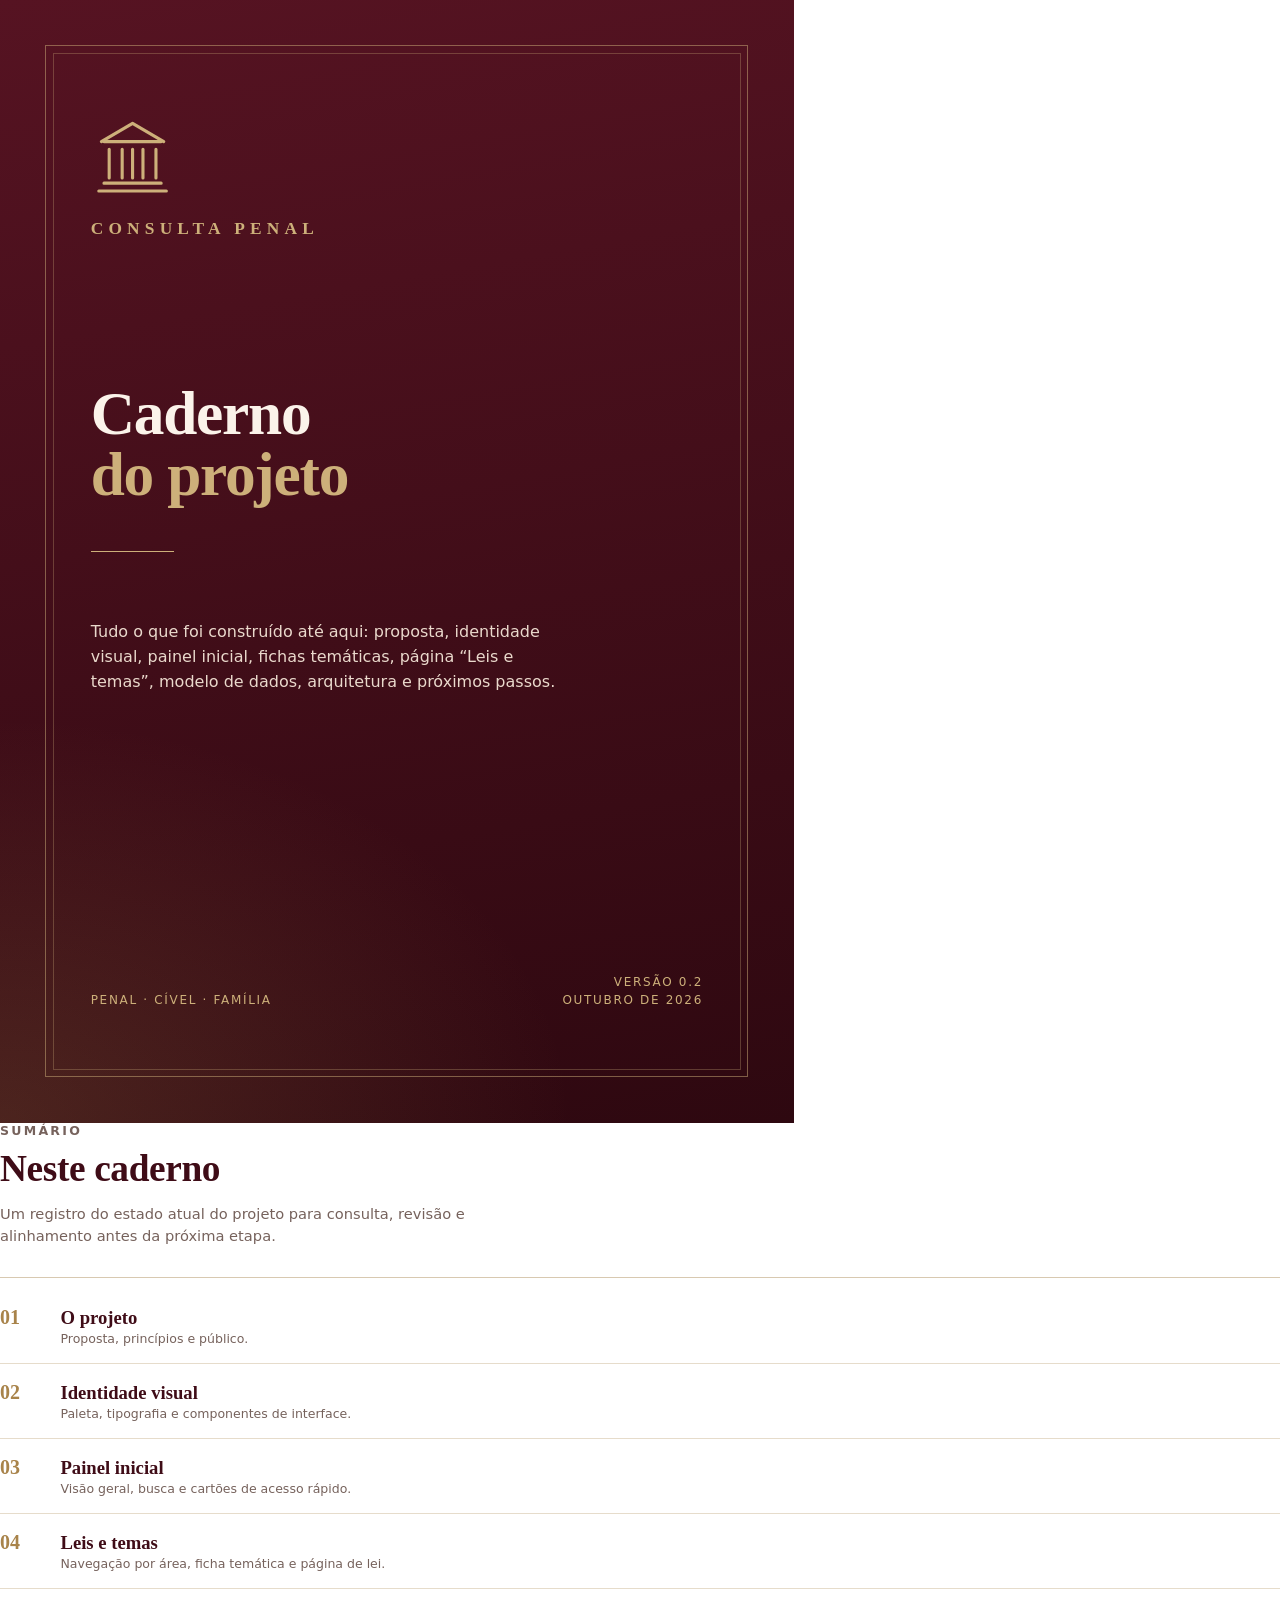
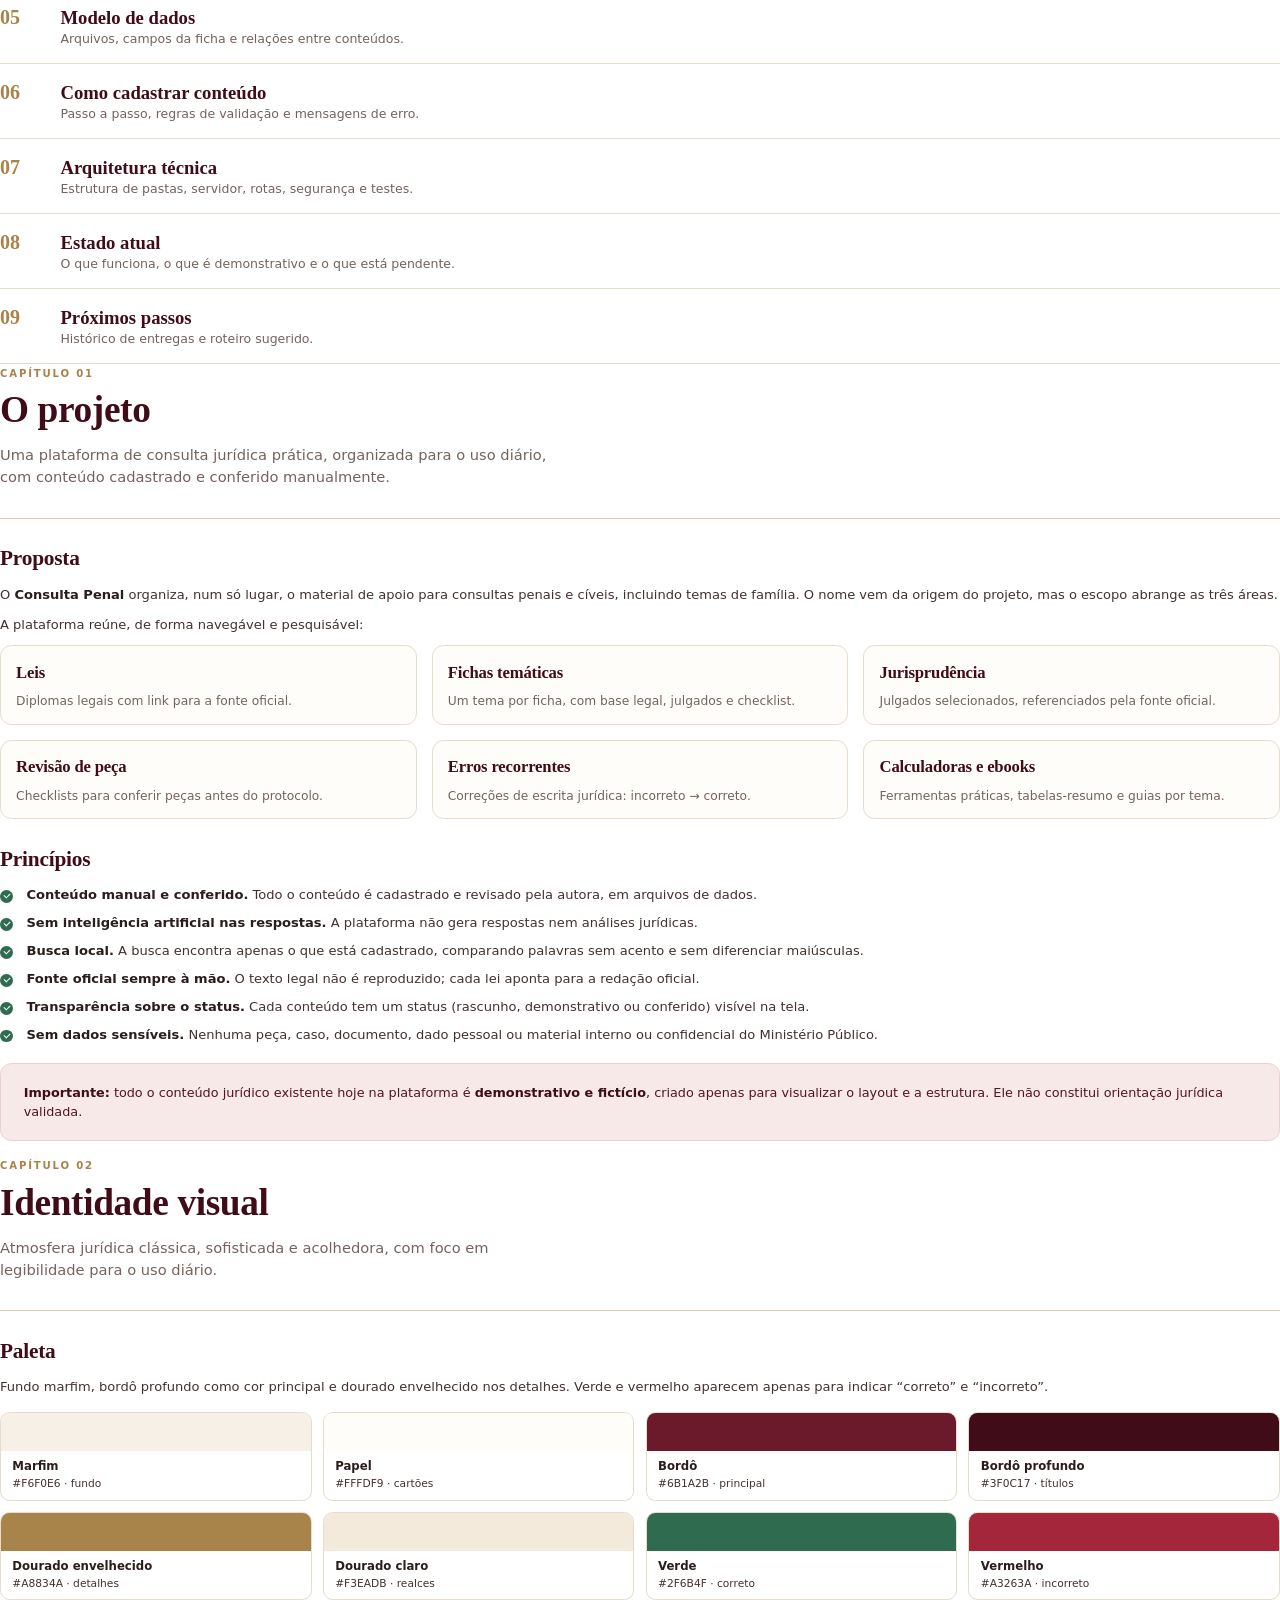
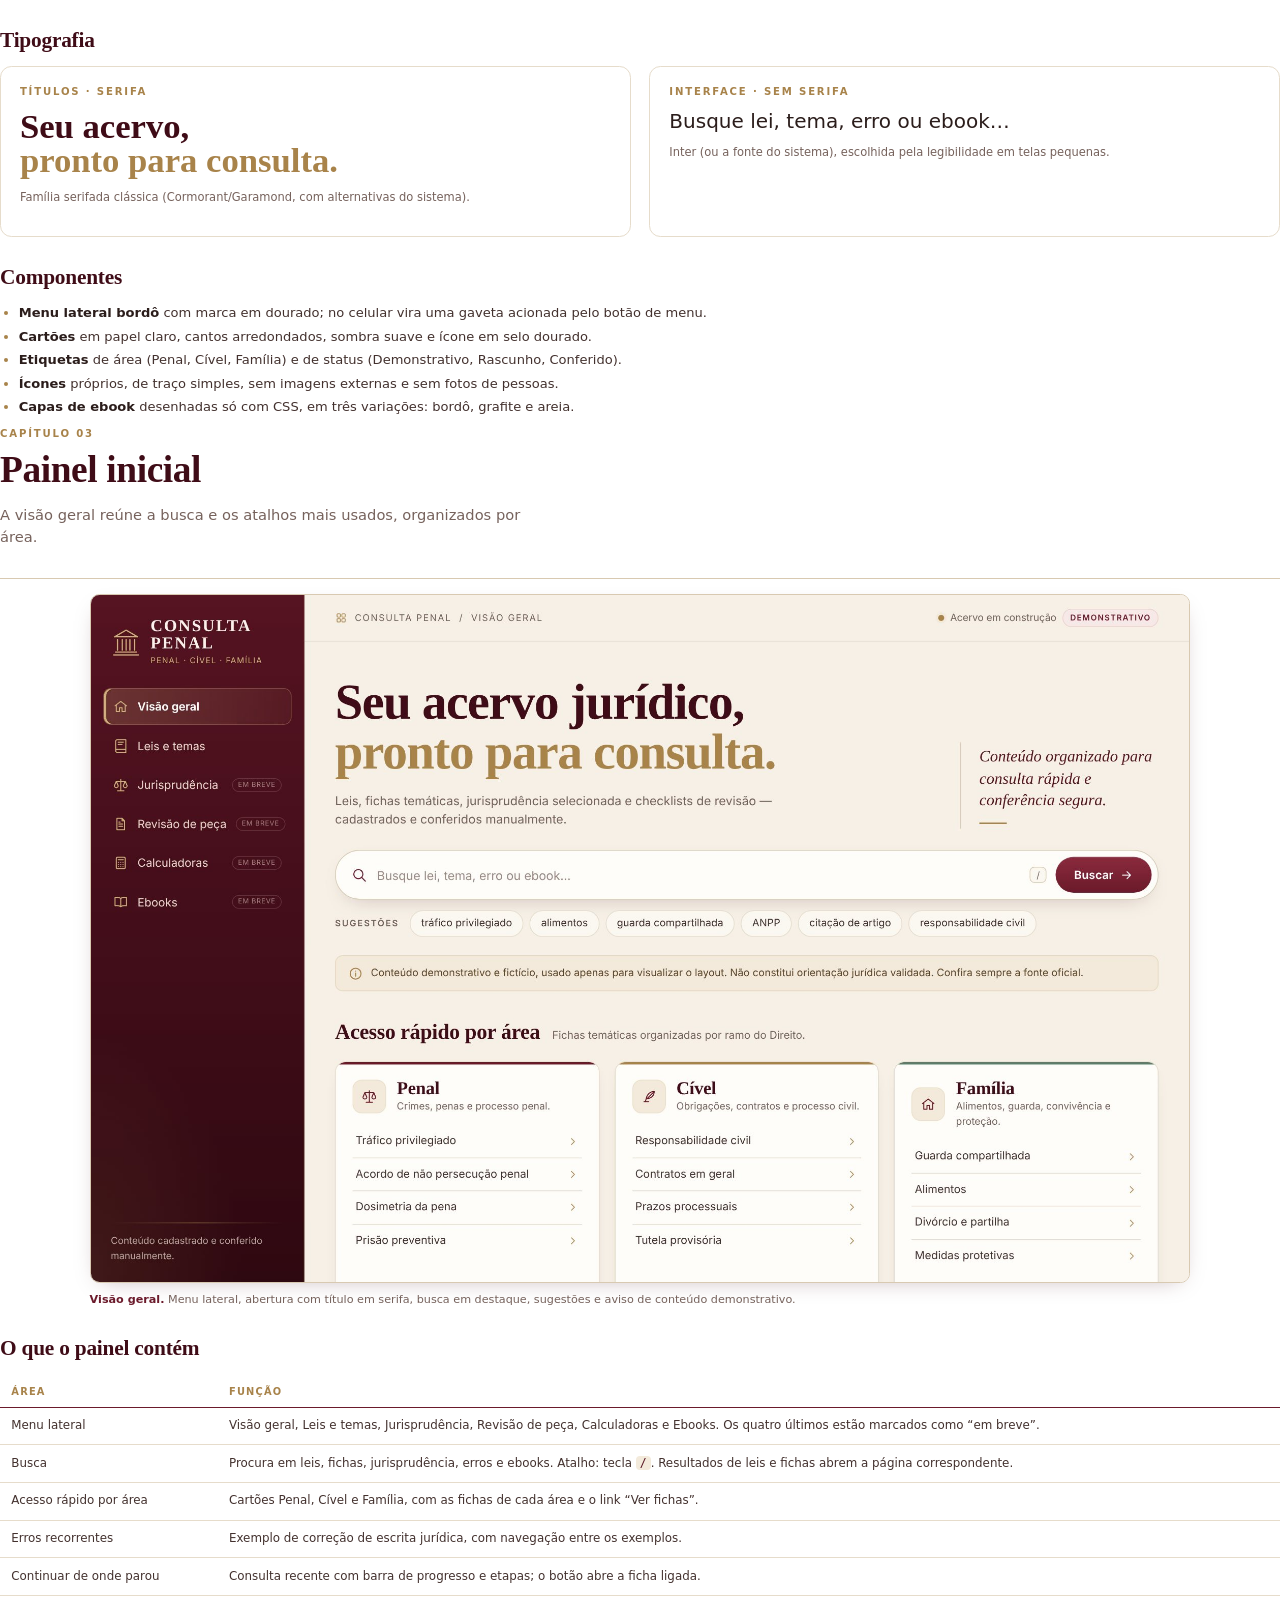
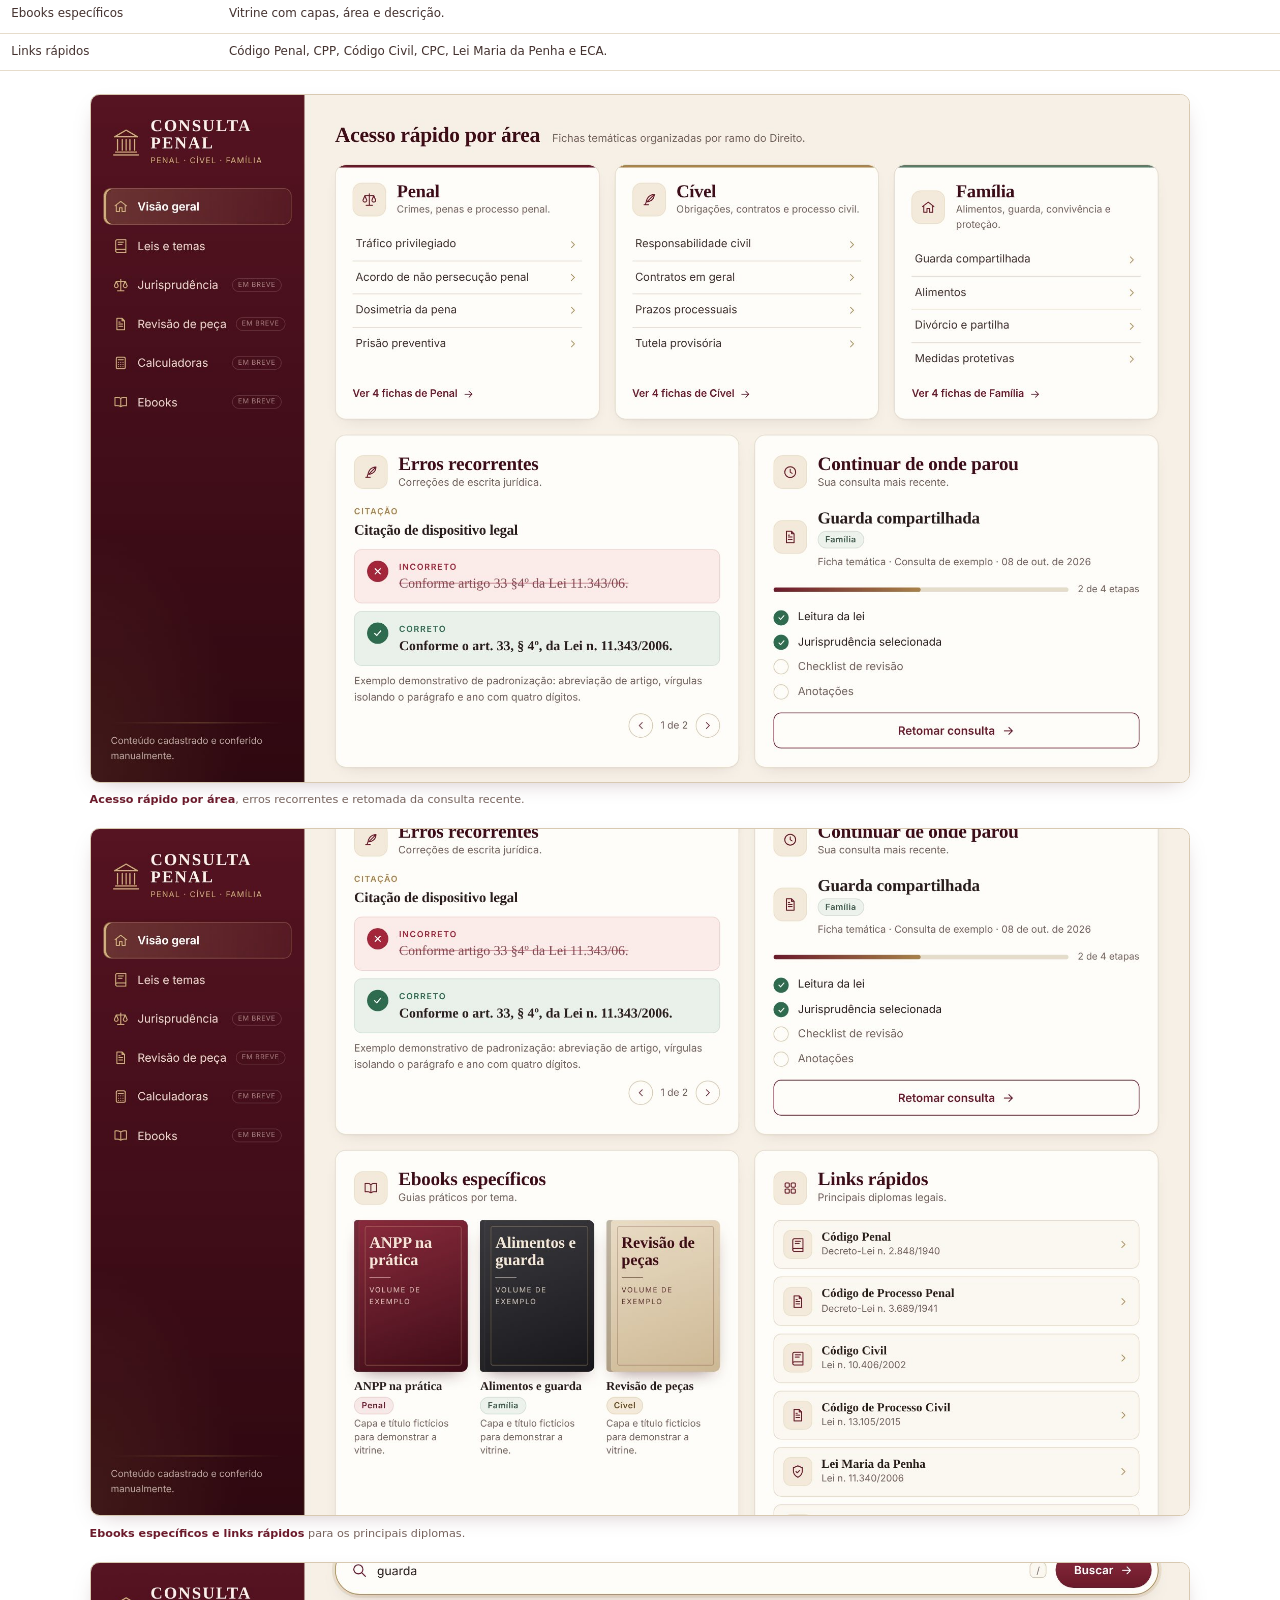
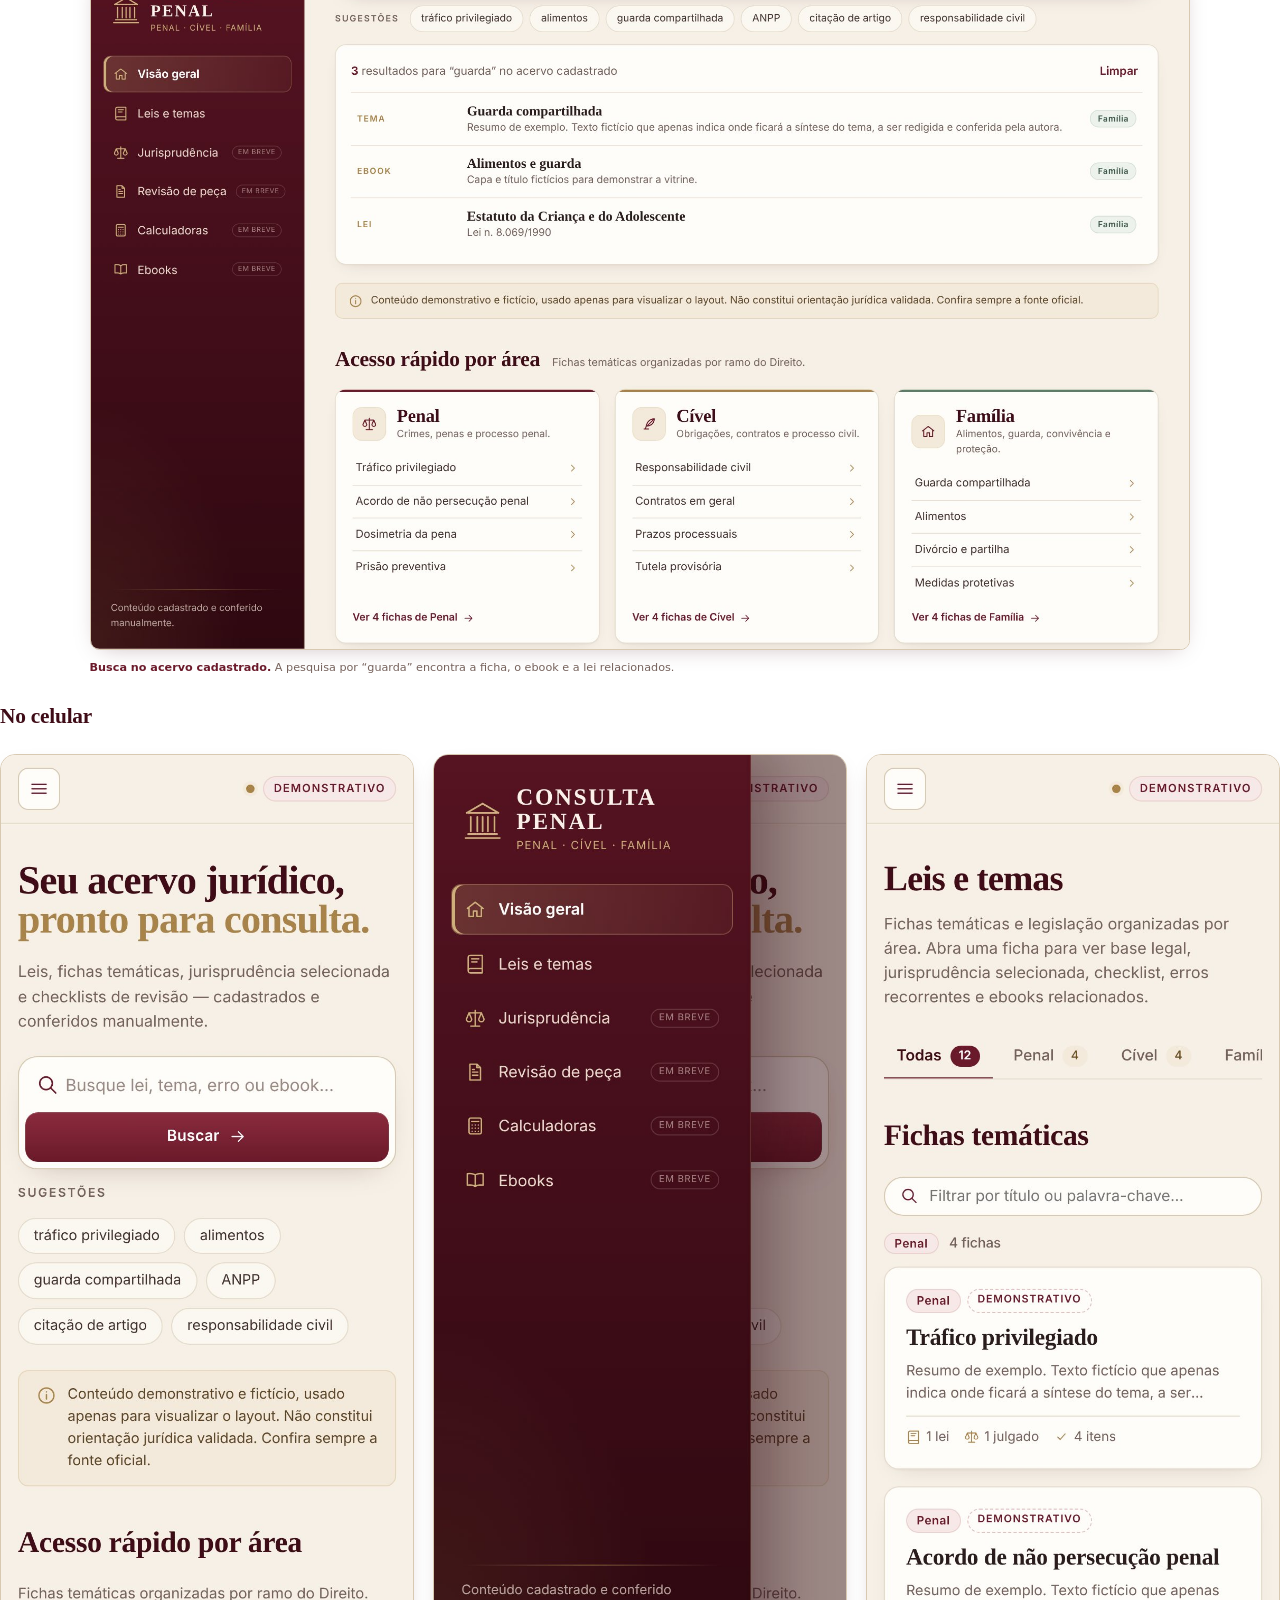
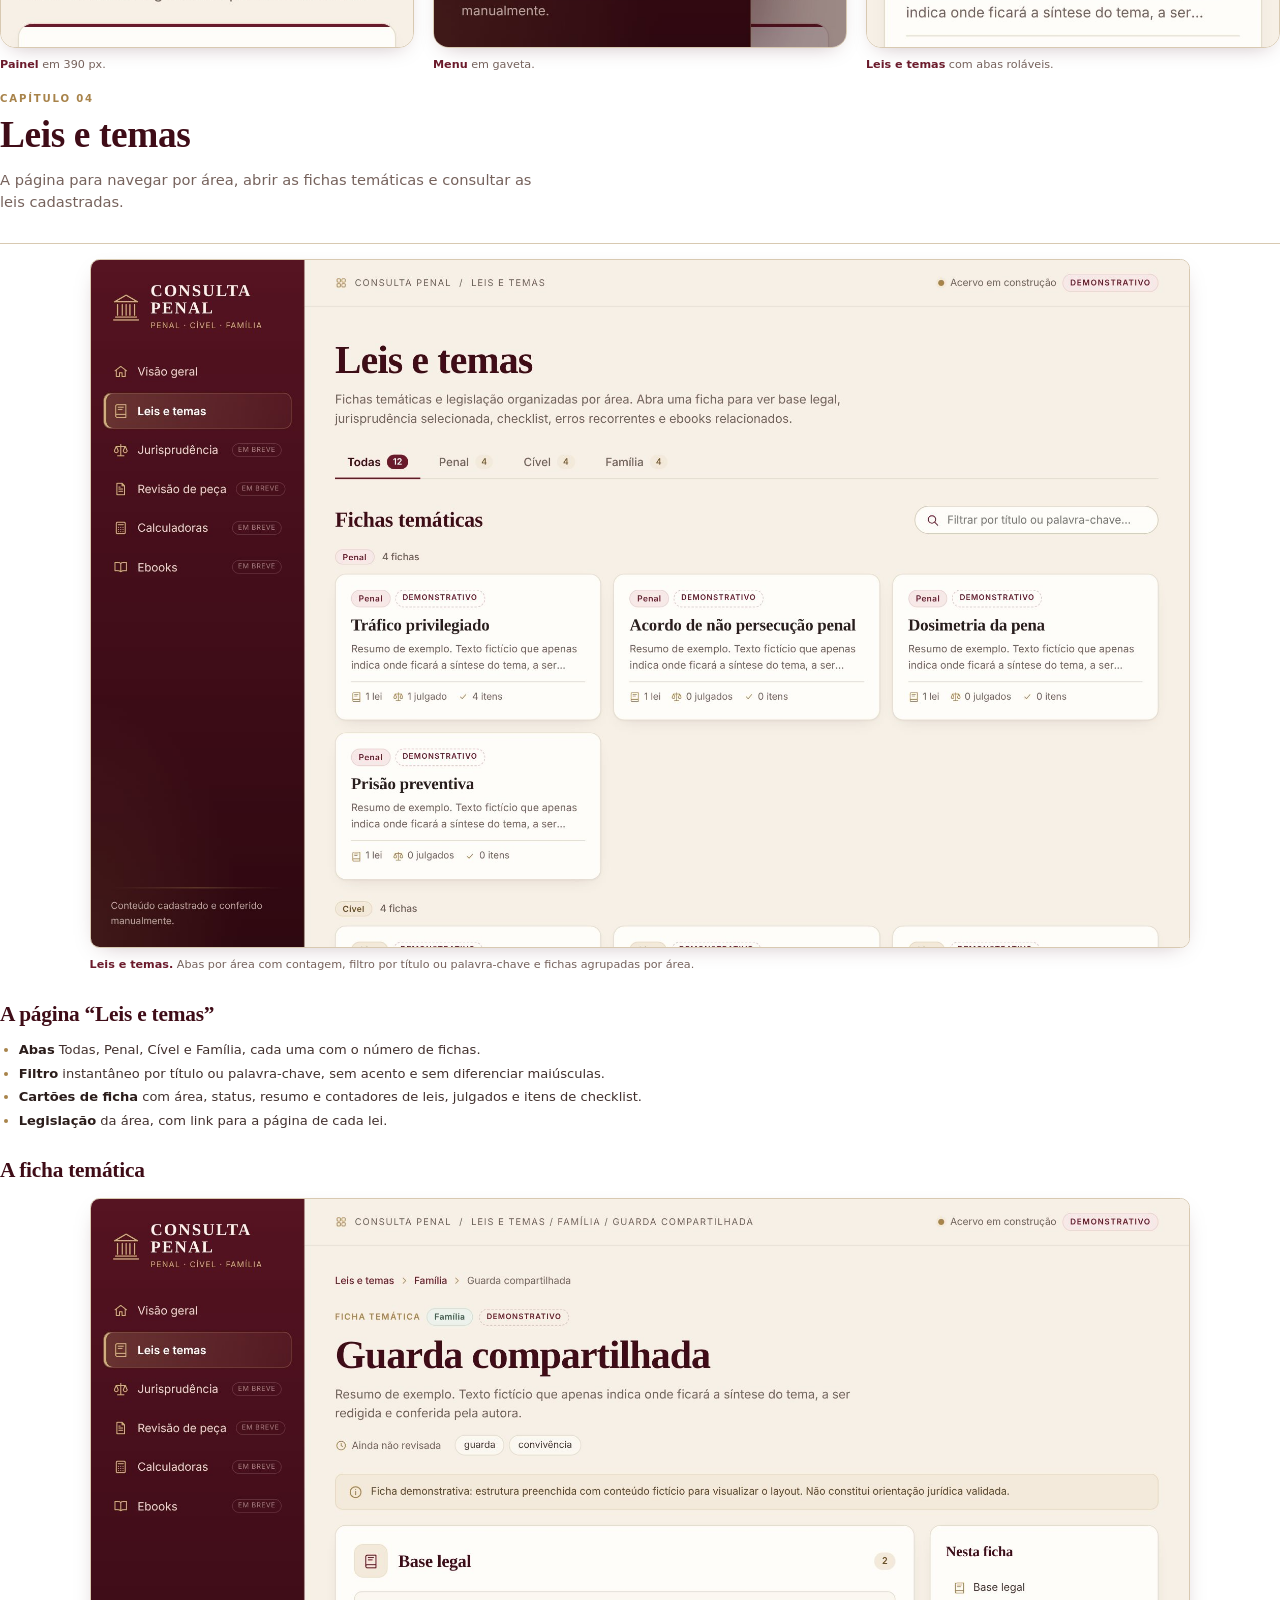
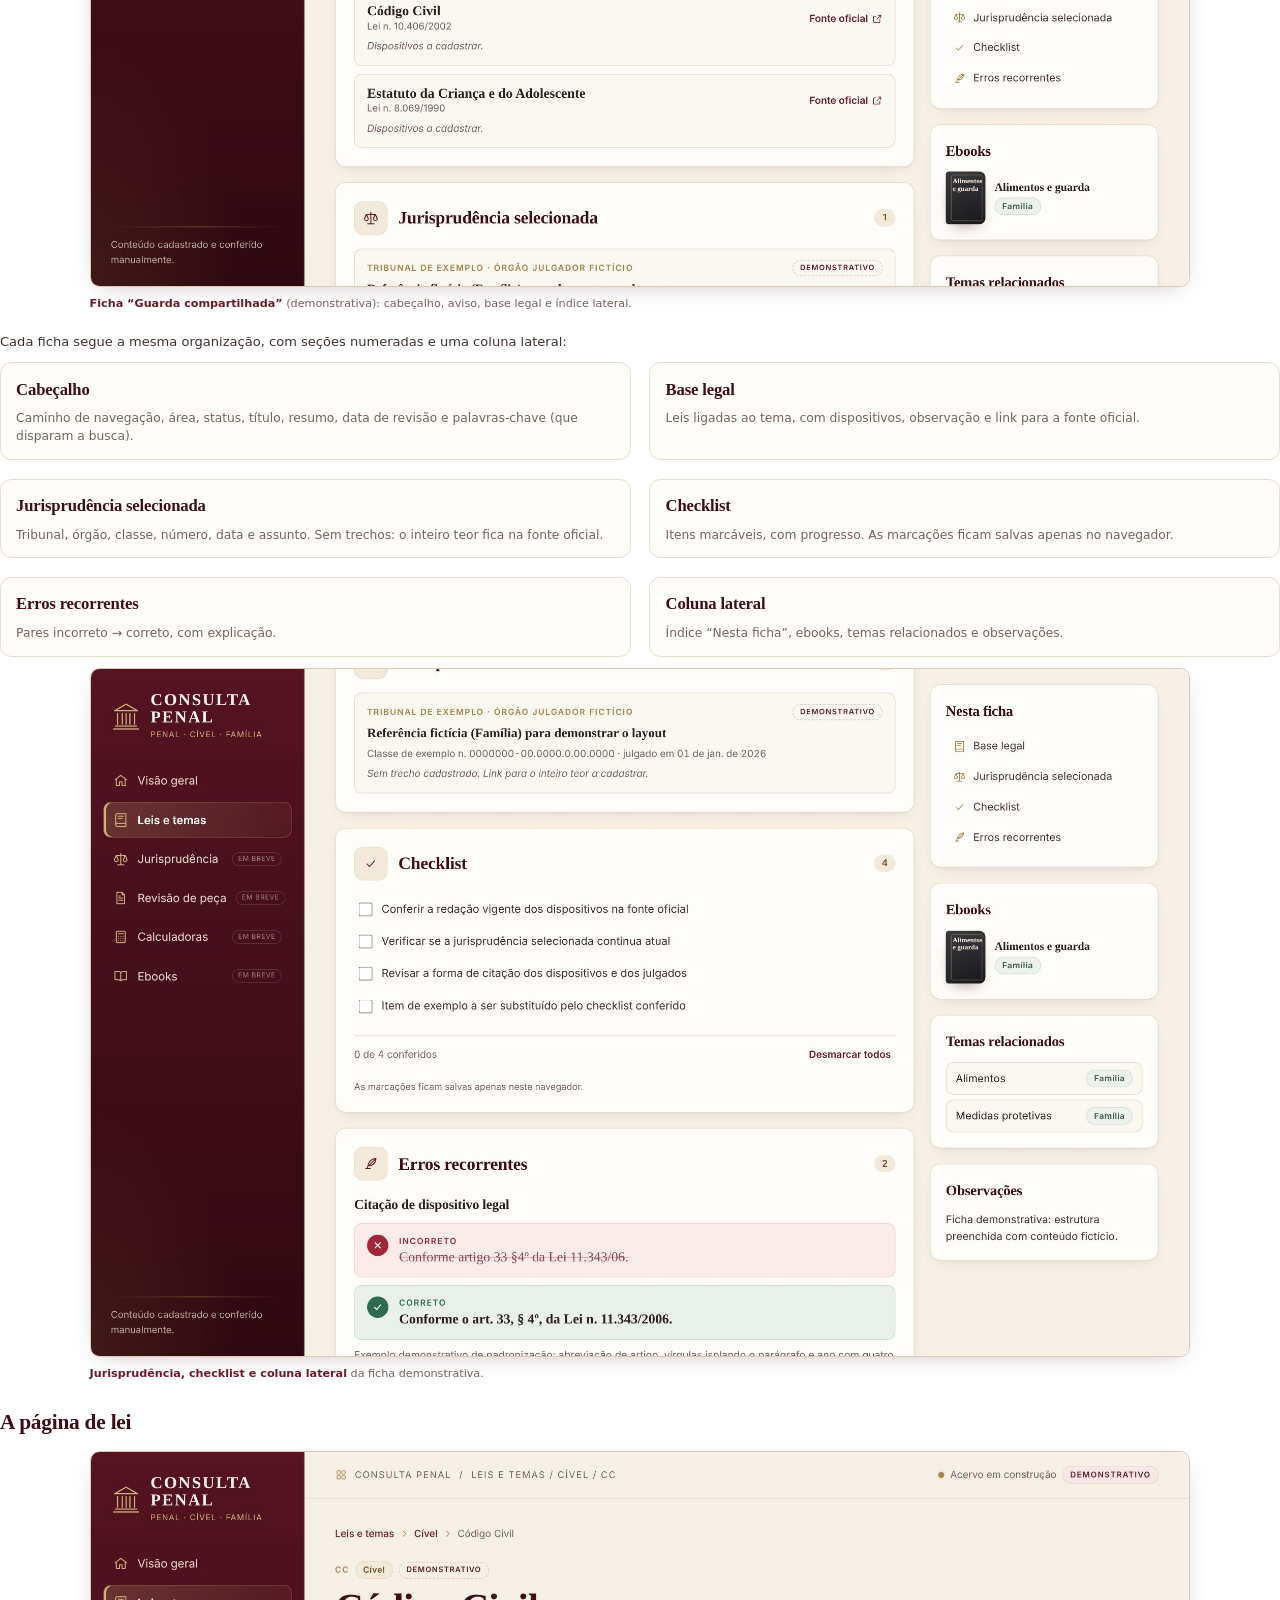
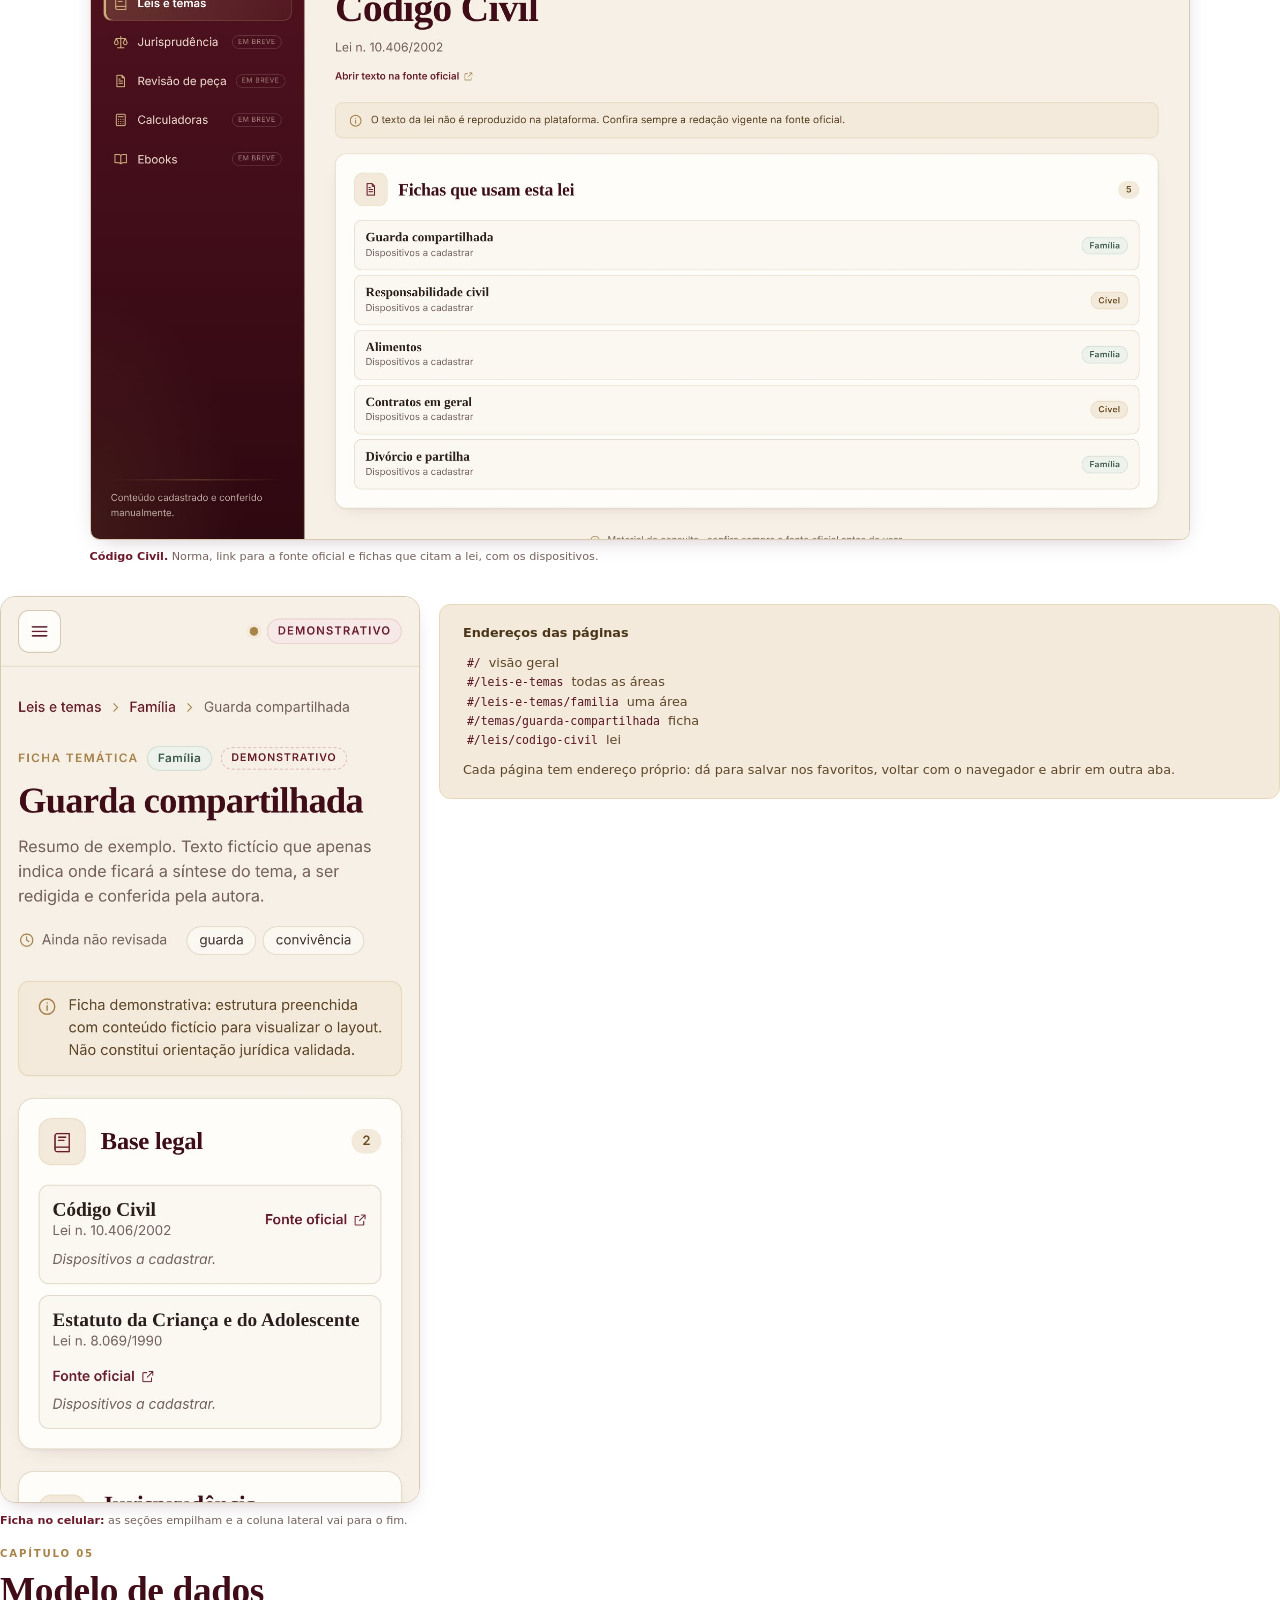
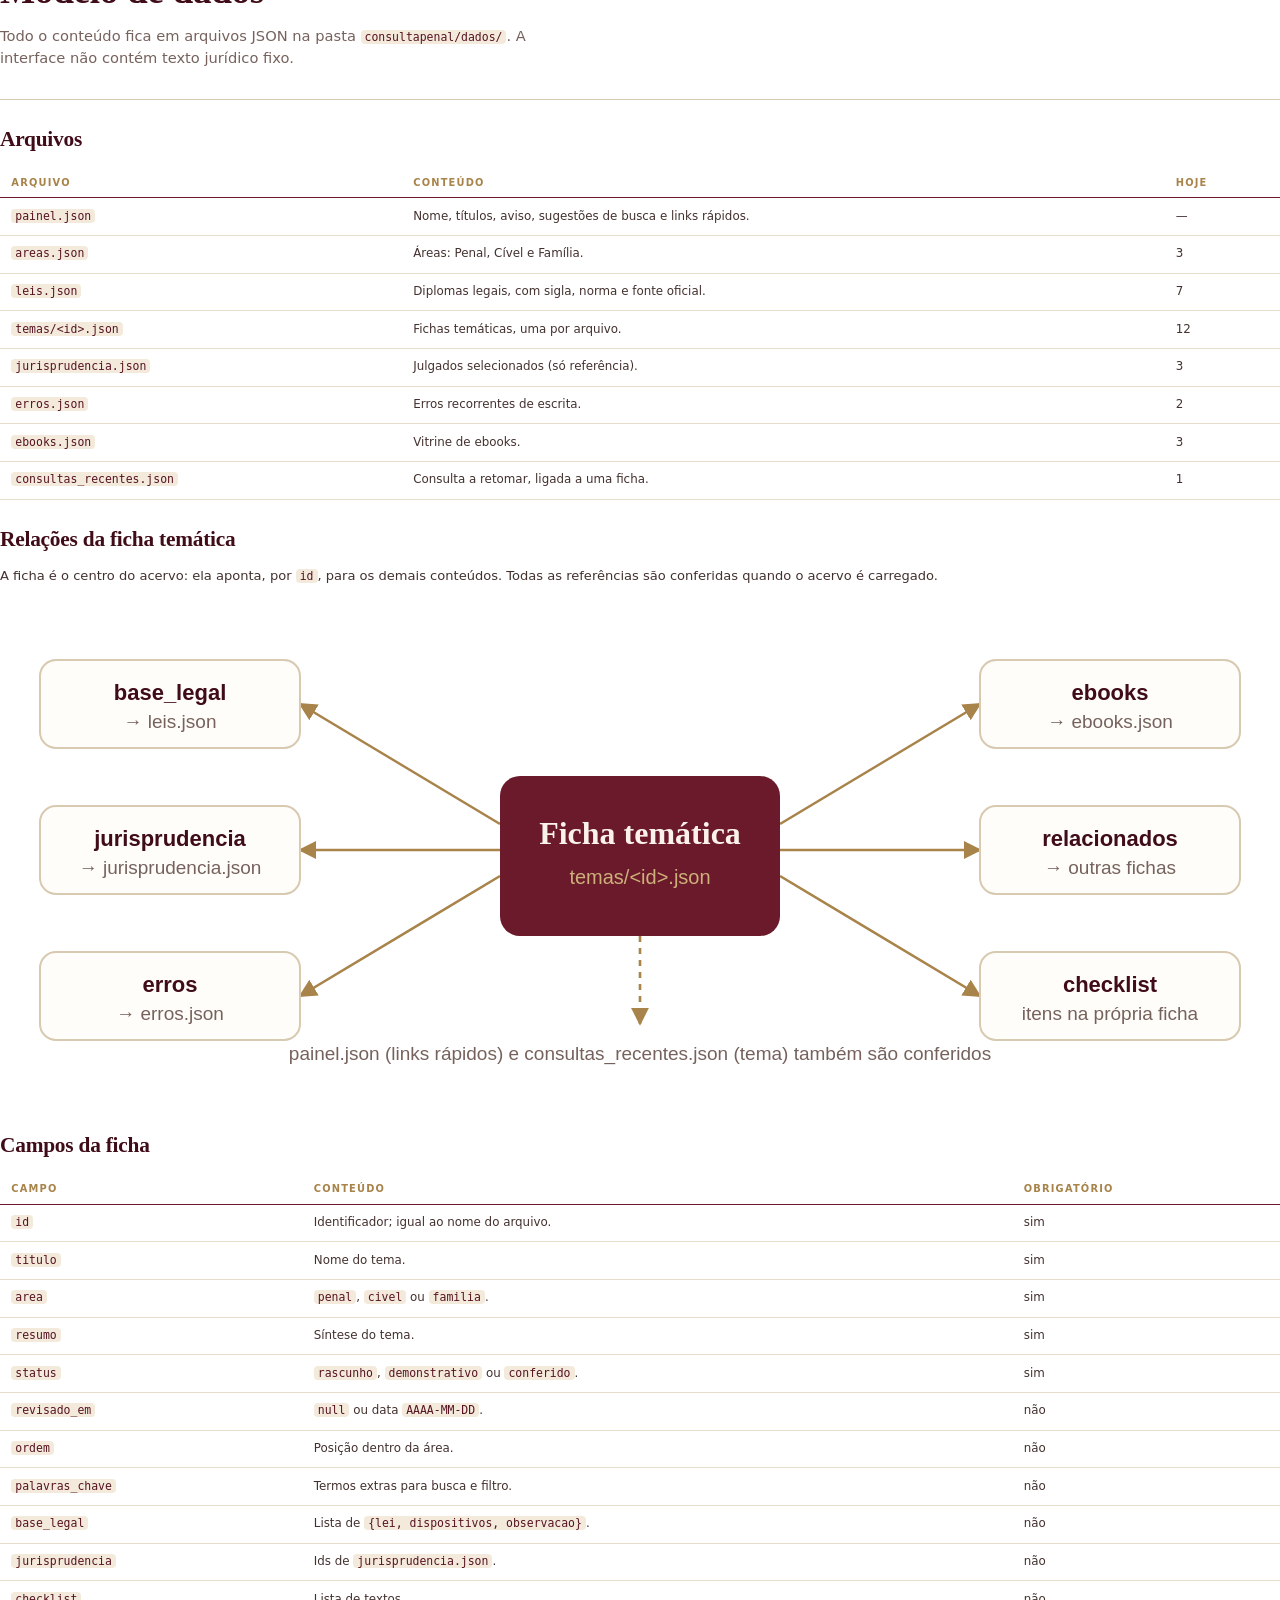
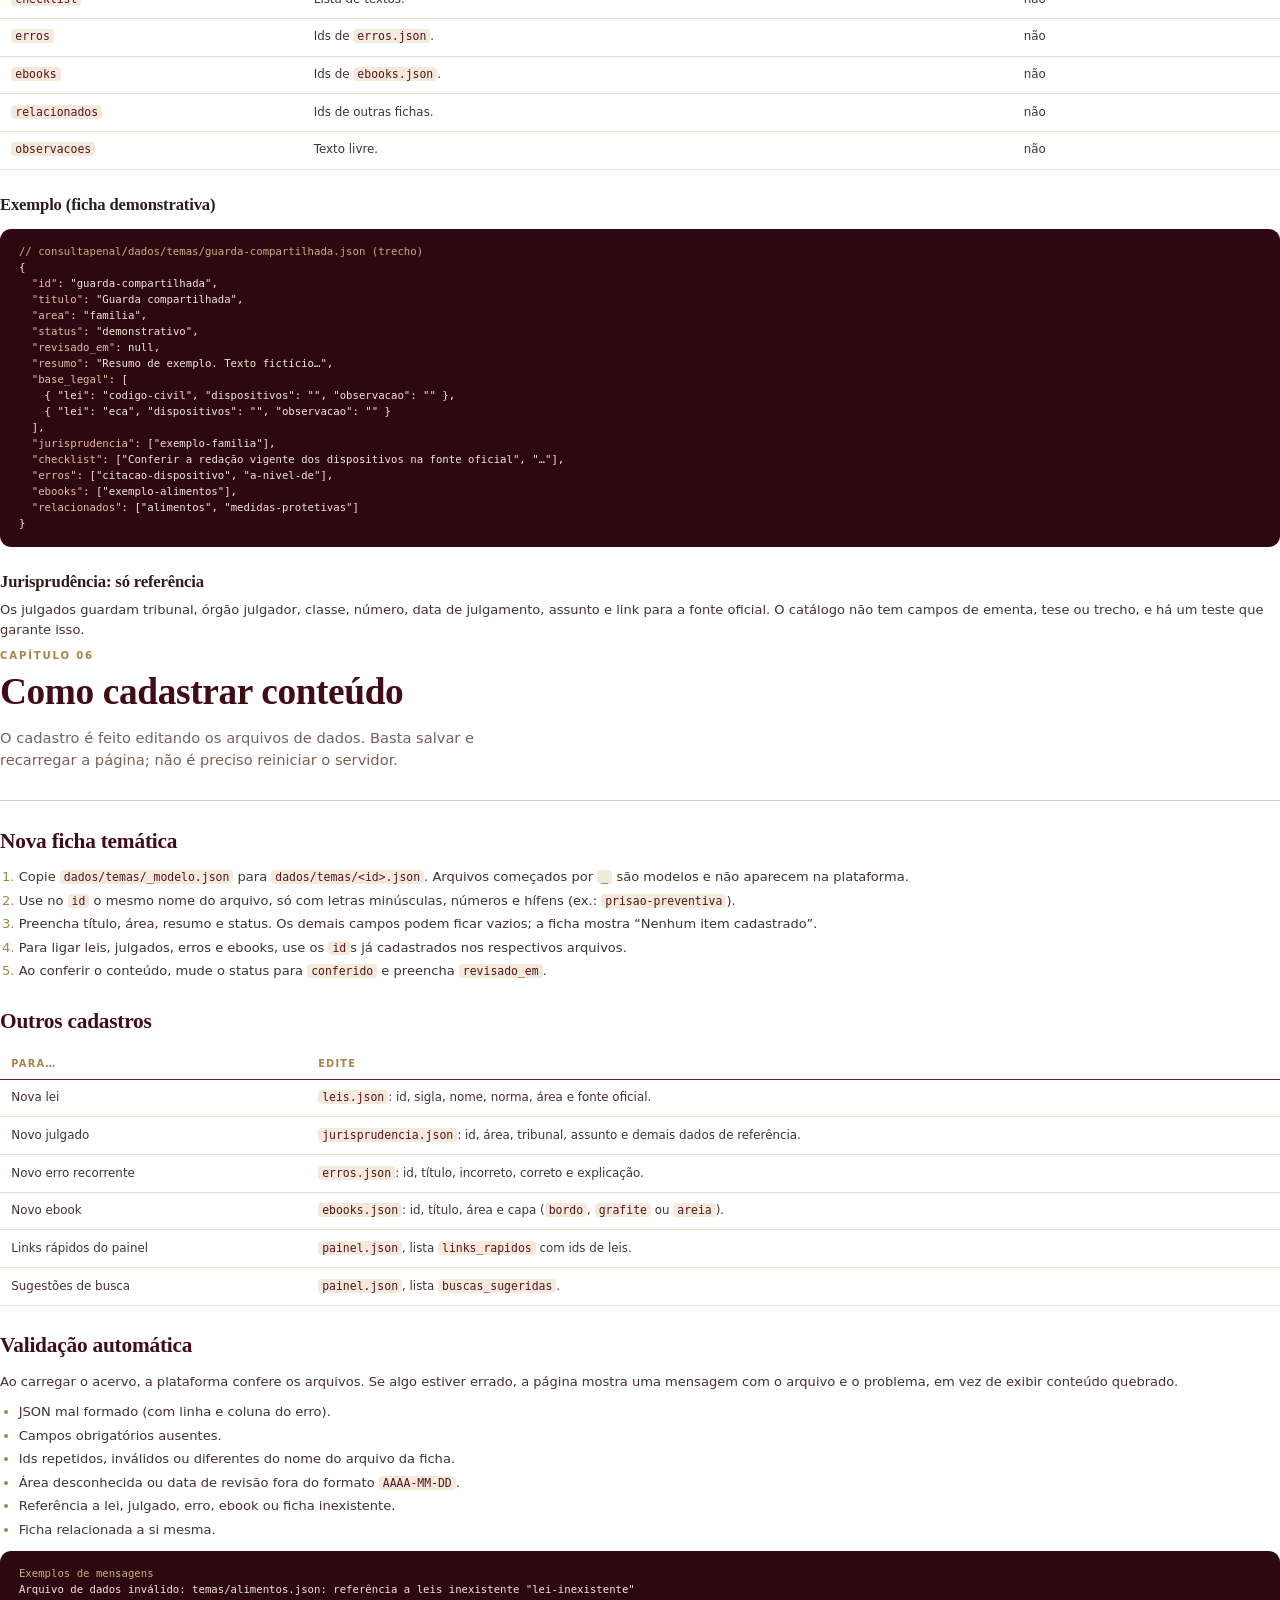
<file: docs/consultapenal/ebook/ebook.html>
<!doctype html>
<html lang="pt-BR">
<head>
<meta charset="utf-8">
<title>Consulta Penal — Caderno do projeto</title>
<style>
  :root {
    --marfim: #f6f0e6; --papel: #fffdf9; --linha: #e6dccb; --linha-forte: #d8c9b1;
    --bordo-950: #2e0810; --bordo-900: #3f0c17; --bordo-800: #561322; --bordo: #6b1a2b; --bordo-600: #8a2b3d; --bordo-claro: #f6e9e7;
    --ouro: #a8834a; --ouro-claro: #cdb07a; --ouro-fundo: #f3eadb;
    --tinta: #2b1d1b; --texto: #43312e; --texto-suave: #76625c;
    --verde: #2f6b4f; --verde-fundo: #e9f1ea; --vermelho: #a3263a; --vermelho-fundo: #fbecea;
    --serifa: "Cormorant Garamond", "EB Garamond", "Palatino Linotype", Palatino, "Bitstream Charter", Georgia, serif;
    --sans: Inter, "Segoe UI", system-ui, Arial, sans-serif;
    --mono: "DejaVu Sans Mono", "Liberation Mono", monospace;
  }
  @page { size: A4; margin: 22mm 20mm 22mm 20mm; }
  @page capa { margin: 0; }
  * { box-sizing: border-box; }
  html { -webkit-print-color-adjust: exact; print-color-adjust: exact; }
  body { margin: 0; font: 9.8pt/1.5 var(--sans); color: var(--texto); background: #fff; }

  h1, h2, h3, h4 { font-family: var(--serifa); color: var(--bordo-900); font-weight: 600; margin: 0; letter-spacing: -.01em; }
  p { margin: 0 0 8pt; }
  strong { color: var(--tinta); }
  code { font: 8.6pt var(--mono); background: var(--ouro-fundo); color: var(--bordo-800); padding: 0 3pt; border-radius: 3pt; }
  a { color: var(--bordo); text-decoration: none; }

  /* ----- capa ----- */
  .capa {
    page: capa; height: 297mm; width: 210mm; position: relative; overflow: hidden;
    background: radial-gradient(120% 60% at 0% 100%, rgba(168,131,74,.22), transparent 60%),
                linear-gradient(170deg, var(--bordo-800), var(--bordo-950));
    color: #f6e8d8; padding: 30mm 24mm;
    display: flex; flex-direction: column;
  }
  .capa::after { content: ""; position: absolute; inset: 12mm; border: 0.6pt solid rgba(205,176,122,.5); pointer-events: none; }
  .capa::before { content: ""; position: absolute; inset: 14mm; border: 0.3pt solid rgba(205,176,122,.3); pointer-events: none; }
  .capa svg { width: 22mm; height: 22mm; color: var(--ouro-claro); fill: none; stroke: currentColor; stroke-width: 1.2; stroke-linecap: round; stroke-linejoin: round; }
  .capa-marca { margin-top: 6mm; font: 600 13pt var(--serifa); letter-spacing: .3em; text-transform: uppercase; color: var(--ouro-claro); }
  .capa h1 { margin-top: 38mm; font-size: 46pt; line-height: 1; color: #fbf3ea; letter-spacing: -.02em; }
  .capa h1 em { display: block; font-style: normal; color: var(--ouro-claro); }
  .capa-sub { margin-top: 10mm; max-width: 125mm; font-size: 12pt; line-height: 1.55; color: #ead9cc; }
  .capa-filete { width: 22mm; height: 1pt; background: var(--ouro-claro); margin: 12mm 0 8mm; }
  .capa-rodape { margin-top: auto; display: flex; justify-content: space-between; align-items: flex-end; font-size: 9pt; letter-spacing: .14em; text-transform: uppercase; color: var(--ouro-claro); }
  .capa-rodape span:last-child { text-align: right; }

  /* ----- estrutura ----- */
  .capitulo { break-before: page; }
  .rotulo { display: block; font: 600 7.6pt var(--sans); letter-spacing: .18em; text-transform: uppercase; color: var(--ouro); }
  .cap-cabeca { padding-bottom: 5mm; margin-bottom: 4mm; border-bottom: .6pt solid var(--linha-forte); }
  .cap-cabeca h1 { font-size: 28pt; line-height: 1.05; margin-top: 3mm; }
  .cap-cabeca p { margin-top: 4mm; font-size: 11pt; color: var(--texto-suave); max-width: 145mm; }
  h2 { font-size: 16pt; margin: 6.5mm 0 2.5mm; }
  h3 { font-size: 12.5pt; margin: 4.5mm 0 1.5mm; color: var(--tinta); }
  ul, ol { margin: 0 0 8pt; padding-left: 14pt; }
  li { margin-bottom: 3pt; }
  li::marker { color: var(--ouro); }
  .evitar-quebra { break-inside: avoid; }

  /* ----- sumário ----- */
  .sumario ol { list-style: none; padding: 0; margin: 0; counter-reset: cap; }
  .sumario li { display: flex; align-items: baseline; gap: 6mm; padding: 3.6mm 0; border-bottom: .5pt solid var(--linha); counter-increment: cap; }
  .sumario li::before { content: counter(cap, decimal-leading-zero); font: 600 15pt var(--serifa); color: var(--ouro); min-width: 10mm; }
  .sumario strong { font: 600 14pt var(--serifa); color: var(--bordo-900); display: block; }
  .sumario span { font-size: 9.4pt; color: var(--texto-suave); }

  /* ----- componentes ----- */
  .destaque {
    padding: 5mm 6mm; margin: 5mm 0; border-radius: 3mm;
    background: var(--ouro-fundo); border: .6pt solid #e8d8bb; color: #5d4628; font-size: 9.6pt;
  }
  .destaque strong { color: #4a3519; }
  .destaque.bordo { background: var(--bordo-claro); border-color: #ecd2cf; color: var(--bordo-800); }
  .destaque.bordo strong { color: var(--bordo-900); }
  .destaque p:last-child { margin-bottom: 0; }

  .grade2 { display: grid; grid-template-columns: 1fr 1fr; gap: 5mm; }
  .grade3 { display: grid; grid-template-columns: repeat(3, 1fr); gap: 4mm; }
  .cartao { padding: 3.5mm 4mm; border: .6pt solid var(--linha); border-radius: 3mm; background: var(--papel); break-inside: avoid; }
  .cartao h4 { font-size: 12.5pt; margin-bottom: 2mm; }
  .cartao p { font-size: 9.2pt; margin: 0; color: var(--texto-suave); }

  table { width: 100%; border-collapse: collapse; margin: 3mm 0 6mm; font-size: 8.9pt; break-inside: auto; }
  thead { display: table-header-group; }
  tr { break-inside: avoid; }
  th { text-align: left; font: 600 7.4pt var(--sans); letter-spacing: .12em; text-transform: uppercase; color: var(--ouro); padding: 2.5mm 3mm; border-bottom: .8pt solid var(--bordo); }
  td { padding: 2.5mm 3mm; border-bottom: .5pt solid var(--linha); vertical-align: top; }
  td:first-child { white-space: nowrap; }

  figure { margin: 3mm 0 5mm; break-inside: avoid; }
  figure.tela img { width: 86%; margin: 0 auto; }
  figure.tela figcaption { width: 86%; margin-left: auto; margin-right: auto; }
  .junto { break-inside: avoid; }
  figure img { width: 100%; display: block; border-radius: 2.5mm; border: .6pt solid var(--linha-forte); box-shadow: 0 2mm 6mm -3mm rgba(63,12,23,.35); }
  figcaption { margin-top: 2.5mm; font-size: 8.4pt; color: var(--texto-suave); }
  figcaption b { color: var(--bordo); font-weight: 600; }
  .celulares { display: grid; grid-template-columns: repeat(3, 1fr); gap: 5mm; }
  .celulares img { border-radius: 4mm; }

  .paleta { display: grid; grid-template-columns: repeat(4, 1fr); gap: 3mm; margin: 4mm 0 6mm; }
  .cor { border: .6pt solid var(--linha); border-radius: 2.5mm; overflow: hidden; break-inside: avoid; }
  .cor i { display: block; height: 10mm; }
  .cor div { padding: 2mm 3mm; font-size: 8pt; }
  .cor b { display: block; font-size: 8.8pt; color: var(--tinta); }

  .tipos { display: grid; grid-template-columns: 1fr 1fr; gap: 5mm; }
  .tipo-amostra { padding: 5mm; border: .6pt solid var(--linha); border-radius: 3mm; }
  .tipo-amostra .grande { font: 600 26pt/1 var(--serifa); color: var(--bordo-900); }
  .tipo-amostra .grande em { font-style: normal; color: var(--ouro); }
  .tipo-amostra .sans { font: 500 15pt/1.2 var(--sans); color: var(--tinta); }

  pre {
    margin: 3mm 0 6mm; padding: 4mm 5mm; border-radius: 3mm; background: var(--bordo-950); color: #f3e6d8;
    font: 8pt/1.5 var(--mono); white-space: pre-wrap; break-inside: avoid;
  }
  pre .c { color: var(--ouro-claro); }
  pre .k { color: #e9b9a6; }

  .lista-check { list-style: none; padding: 0; }
  .lista-check li { position: relative; padding-left: 7mm; margin-bottom: 2.2mm; }
  .lista-check li::before { content: ""; position: absolute; left: 0; top: 1.3mm; width: 3.4mm; height: 3.4mm; border-radius: 50%; background: var(--verde); }
  .lista-check li::after { content: ""; position: absolute; left: 1.05mm; top: 2.15mm; width: 1.3mm; height: .75mm; border-left: .5mm solid #fff; border-bottom: .5mm solid #fff; transform: rotate(-45deg); }
  .lista-demo { list-style: none; padding: 0; }
  .lista-demo li { position: relative; padding-left: 7mm; margin-bottom: 2.2mm; }
  .lista-demo li::before { content: ""; position: absolute; left: 0; top: 1.3mm; width: 3.4mm; height: 3.4mm; border-radius: 50%; border: .5mm dashed var(--bordo); box-sizing: border-box; }
  .lista-pend li::before { border-color: var(--ouro); border-style: solid; }

  .etapas-linha { display: grid; grid-template-columns: repeat(4, 1fr); gap: 4mm; margin: 4mm 0; }
  .etapa { padding: 4mm; border-top: 1.2mm solid var(--linha-forte); background: var(--papel); border-radius: 0 0 2mm 2mm; break-inside: avoid; }
  .etapa.feita { border-top-color: var(--bordo); }
  .etapa .rotulo { margin-bottom: 1mm; }
  .etapa h4 { font-size: 12pt; margin-bottom: 1.5mm; }
  .etapa p { font-size: 8.6pt; margin: 0; color: var(--texto-suave); }

  .diagrama { margin: 4mm 0 6mm; break-inside: avoid; }
  .diagrama svg { width: 100%; height: auto; }

  .colofao { margin-top: 18mm; padding-top: 6mm; border-top: .6pt solid var(--linha-forte); font-size: 8.6pt; color: var(--texto-suave); }
</style>
</head>
<body>

<!-- ================================================================ CAPA -->
<section class="capa">
  <svg viewBox="0 0 32 32" aria-hidden="true"><path d="M4 11 16 4l12 7M5 11h22M7 14v11M12 14v11M16 14v11M20 14v11M25 14v11M5 27h22M3 30h26"/></svg>
  <div class="capa-marca">Consulta Penal</div>
  <h1>Caderno<em>do projeto</em></h1>
  <div class="capa-filete"></div>
  <p class="capa-sub">Tudo o que foi construído até aqui: proposta, identidade visual, painel inicial, fichas temáticas, página “Leis e temas”, modelo de dados, arquitetura e próximos passos.</p>
  <div class="capa-rodape">
    <span>Penal · Cível · Família</span>
    <span>Versão 0.2<br>Outubro de 2026</span>
  </div>
</section>

<!-- ================================================================ SUMÁRIO -->
<section class="capitulo sumario">
  <div class="cap-cabeca">
    <span class="rotulo">Sumário</span>
    <h1>Neste caderno</h1>
    <p>Um registro do estado atual do projeto para consulta, revisão e alinhamento antes da próxima etapa.</p>
  </div>
  <ol>
    <li><div><strong>O projeto</strong><span>Proposta, princípios e público.</span></div></li>
    <li><div><strong>Identidade visual</strong><span>Paleta, tipografia e componentes de interface.</span></div></li>
    <li><div><strong>Painel inicial</strong><span>Visão geral, busca e cartões de acesso rápido.</span></div></li>
    <li><div><strong>Leis e temas</strong><span>Navegação por área, ficha temática e página de lei.</span></div></li>
    <li><div><strong>Modelo de dados</strong><span>Arquivos, campos da ficha e relações entre conteúdos.</span></div></li>
    <li><div><strong>Como cadastrar conteúdo</strong><span>Passo a passo, regras de validação e mensagens de erro.</span></div></li>
    <li><div><strong>Arquitetura técnica</strong><span>Estrutura de pastas, servidor, rotas, segurança e testes.</span></div></li>
    <li><div><strong>Estado atual</strong><span>O que funciona, o que é demonstrativo e o que está pendente.</span></div></li>
    <li><div><strong>Próximos passos</strong><span>Histórico de entregas e roteiro sugerido.</span></div></li>
  </ol>
</section>

<!-- ================================================================ 1. PROJETO -->
<section class="capitulo">
  <div class="cap-cabeca">
    <span class="rotulo">Capítulo 01</span>
    <h1>O projeto</h1>
    <p>Uma plataforma de consulta jurídica prática, organizada para o uso diário, com conteúdo cadastrado e conferido manualmente.</p>
  </div>

  <h2>Proposta</h2>
  <p>O <strong>Consulta Penal</strong> organiza, num só lugar, o material de apoio para consultas penais e cíveis, incluindo temas de família. O nome vem da origem do projeto, mas o escopo abrange as três áreas.</p>
  <p>A plataforma reúne, de forma navegável e pesquisável:</p>
  <div class="grade3">
    <div class="cartao"><h4>Leis</h4><p>Diplomas legais com link para a fonte oficial.</p></div>
    <div class="cartao"><h4>Fichas temáticas</h4><p>Um tema por ficha, com base legal, julgados e checklist.</p></div>
    <div class="cartao"><h4>Jurisprudência</h4><p>Julgados selecionados, referenciados pela fonte oficial.</p></div>
    <div class="cartao"><h4>Revisão de peça</h4><p>Checklists para conferir peças antes do protocolo.</p></div>
    <div class="cartao"><h4>Erros recorrentes</h4><p>Correções de escrita jurídica: incorreto → correto.</p></div>
    <div class="cartao"><h4>Calculadoras e ebooks</h4><p>Ferramentas práticas, tabelas-resumo e guias por tema.</p></div>
  </div>

  <h2>Princípios</h2>
  <ul class="lista-check">
    <li><strong>Conteúdo manual e conferido.</strong> Todo o conteúdo é cadastrado e revisado pela autora, em arquivos de dados.</li>
    <li><strong>Sem inteligência artificial nas respostas.</strong> A plataforma não gera respostas nem análises jurídicas.</li>
    <li><strong>Busca local.</strong> A busca encontra apenas o que está cadastrado, comparando palavras sem acento e sem diferenciar maiúsculas.</li>
    <li><strong>Fonte oficial sempre à mão.</strong> O texto legal não é reproduzido; cada lei aponta para a redação oficial.</li>
    <li><strong>Transparência sobre o status.</strong> Cada conteúdo tem um status (rascunho, demonstrativo ou conferido) visível na tela.</li>
    <li><strong>Sem dados sensíveis.</strong> Nenhuma peça, caso, documento, dado pessoal ou material interno ou confidencial do Ministério Público.</li>
  </ul>

  <div class="destaque bordo">
    <p><strong>Importante:</strong> todo o conteúdo jurídico existente hoje na plataforma é <strong>demonstrativo e fictício</strong>, criado apenas para visualizar o layout e a estrutura. Ele não constitui orientação jurídica validada.</p>
  </div>
</section>

<!-- ================================================================ 2. IDENTIDADE -->
<section class="capitulo">
  <div class="cap-cabeca">
    <span class="rotulo">Capítulo 02</span>
    <h1>Identidade visual</h1>
    <p>Atmosfera jurídica clássica, sofisticada e acolhedora, com foco em legibilidade para o uso diário.</p>
  </div>

  <h2>Paleta</h2>
  <p>Fundo marfim, bordô profundo como cor principal e dourado envelhecido nos detalhes. Verde e vermelho aparecem apenas para indicar “correto” e “incorreto”.</p>
  <div class="paleta">
    <div class="cor"><i style="background:#f6f0e6"></i><div><b>Marfim</b>#F6F0E6 · fundo</div></div>
    <div class="cor"><i style="background:#fffdf9"></i><div><b>Papel</b>#FFFDF9 · cartões</div></div>
    <div class="cor"><i style="background:#6b1a2b"></i><div><b>Bordô</b>#6B1A2B · principal</div></div>
    <div class="cor"><i style="background:#3f0c17"></i><div><b>Bordô profundo</b>#3F0C17 · títulos</div></div>
    <div class="cor"><i style="background:#a8834a"></i><div><b>Dourado envelhecido</b>#A8834A · detalhes</div></div>
    <div class="cor"><i style="background:#f3eadb"></i><div><b>Dourado claro</b>#F3EADB · realces</div></div>
    <div class="cor"><i style="background:#2f6b4f"></i><div><b>Verde</b>#2F6B4F · correto</div></div>
    <div class="cor"><i style="background:#a3263a"></i><div><b>Vermelho</b>#A3263A · incorreto</div></div>
  </div>

  <h2>Tipografia</h2>
  <div class="tipos">
    <div class="tipo-amostra">
      <span class="rotulo">Títulos · serifa</span>
      <div class="grande" style="margin-top:3mm">Seu acervo,<br><em>pronto para consulta.</em></div>
      <p style="margin-top:3mm;font-size:8.6pt;color:var(--texto-suave)">Família serifada clássica (Cormorant/Garamond, com alternativas do sistema).</p>
    </div>
    <div class="tipo-amostra">
      <span class="rotulo">Interface · sem serifa</span>
      <div class="sans" style="margin-top:3mm">Busque lei, tema, erro ou ebook…</div>
      <p style="margin-top:3mm;font-size:8.6pt;color:var(--texto-suave)">Inter (ou a fonte do sistema), escolhida pela legibilidade em telas pequenas.</p>
    </div>
  </div>

  <h2>Componentes</h2>
  <ul>
    <li><strong>Menu lateral bordô</strong> com marca em dourado; no celular vira uma gaveta acionada pelo botão de menu.</li>
    <li><strong>Cartões</strong> em papel claro, cantos arredondados, sombra suave e ícone em selo dourado.</li>
    <li><strong>Etiquetas</strong> de área (Penal, Cível, Família) e de status (Demonstrativo, Rascunho, Conferido).</li>
    <li><strong>Ícones</strong> próprios, de traço simples, sem imagens externas e sem fotos de pessoas.</li>
    <li><strong>Capas de ebook</strong> desenhadas só com CSS, em três variações: bordô, grafite e areia.</li>
  </ul>
</section>

<!-- ================================================================ 3. PAINEL -->
<section class="capitulo">
  <div class="cap-cabeca">
    <span class="rotulo">Capítulo 03</span>
    <h1>Painel inicial</h1>
    <p>A visão geral reúne a busca e os atalhos mais usados, organizados por área.</p>
  </div>

  <figure class="tela">
    <img src="img/painel.jpg" alt="">
    <figcaption><b>Visão geral.</b> Menu lateral, abertura com título em serifa, busca em destaque, sugestões e aviso de conteúdo demonstrativo.</figcaption>
  </figure>

  <h2>O que o painel contém</h2>
  <table>
    <thead><tr><th>Área</th><th>Função</th></tr></thead>
    <tbody>
      <tr><td>Menu lateral</td><td>Visão geral, Leis e temas, Jurisprudência, Revisão de peça, Calculadoras e Ebooks. Os quatro últimos estão marcados como “em breve”.</td></tr>
      <tr><td>Busca</td><td>Procura em leis, fichas, jurisprudência, erros e ebooks. Atalho: tecla <code>/</code>. Resultados de leis e fichas abrem a página correspondente.</td></tr>
      <tr><td>Acesso rápido por área</td><td>Cartões Penal, Cível e Família, com as fichas de cada área e o link “Ver fichas”.</td></tr>
      <tr><td>Erros recorrentes</td><td>Exemplo de correção de escrita jurídica, com navegação entre os exemplos.</td></tr>
      <tr><td>Continuar de onde parou</td><td>Consulta recente com barra de progresso e etapas; o botão abre a ficha ligada.</td></tr>
      <tr><td>Ebooks específicos</td><td>Vitrine com capas, área e descrição.</td></tr>
      <tr><td>Links rápidos</td><td>Código Penal, CPP, Código Civil, CPC, Lei Maria da Penha e ECA.</td></tr>
    </tbody>
  </table>

  <figure class="tela">
    <img src="img/painel-areas.jpg" alt="">
    <figcaption><b>Acesso rápido por área</b>, erros recorrentes e retomada da consulta recente.</figcaption>
  </figure>

  <figure class="tela">
    <img src="img/painel-cartoes.jpg" alt="">
    <figcaption><b>Ebooks específicos e links rápidos</b> para os principais diplomas.</figcaption>
  </figure>

  <figure class="tela">
    <img src="img/busca.jpg" alt="">
    <figcaption><b>Busca no acervo cadastrado.</b> A pesquisa por “guarda” encontra a ficha, o ebook e a lei relacionados.</figcaption>
  </figure>

  <div class="junto">
  <h2>No celular</h2>
  <div class="celulares">
    <figure><img src="img/m-painel.jpg" alt=""><figcaption><b>Painel</b> em 390 px.</figcaption></figure>
    <figure><img src="img/m-menu.jpg" alt=""><figcaption><b>Menu</b> em gaveta.</figcaption></figure>
    <figure><img src="img/m-lista.jpg" alt=""><figcaption><b>Leis e temas</b> com abas roláveis.</figcaption></figure>
  </div>
  </div>
</section>

<!-- ================================================================ 4. LEIS E TEMAS -->
<section class="capitulo">
  <div class="cap-cabeca">
    <span class="rotulo">Capítulo 04</span>
    <h1>Leis e temas</h1>
    <p>A página para navegar por área, abrir as fichas temáticas e consultar as leis cadastradas.</p>
  </div>

  <figure class="tela">
    <img src="img/lista.jpg" alt="">
    <figcaption><b>Leis e temas.</b> Abas por área com contagem, filtro por título ou palavra-chave e fichas agrupadas por área.</figcaption>
  </figure>

  <h2>A página “Leis e temas”</h2>
  <ul>
    <li><strong>Abas</strong> Todas, Penal, Cível e Família, cada uma com o número de fichas.</li>
    <li><strong>Filtro</strong> instantâneo por título ou palavra-chave, sem acento e sem diferenciar maiúsculas.</li>
    <li><strong>Cartões de ficha</strong> com área, status, resumo e contadores de leis, julgados e itens de checklist.</li>
    <li><strong>Legislação</strong> da área, com link para a página de cada lei.</li>
  </ul>

  <div class="junto">
  <h2>A ficha temática</h2>
  <figure class="tela">
    <img src="img/ficha.jpg" alt="">
    <figcaption><b>Ficha “Guarda compartilhada”</b> (demonstrativa): cabeçalho, aviso, base legal e índice lateral.</figcaption>
  </figure>
  </div>

  <p>Cada ficha segue a mesma organização, com seções numeradas e uma coluna lateral:</p>
  <div class="grade2">
    <div class="cartao"><h4>Cabeçalho</h4><p>Caminho de navegação, área, status, título, resumo, data de revisão e palavras-chave (que disparam a busca).</p></div>
    <div class="cartao"><h4>Base legal</h4><p>Leis ligadas ao tema, com dispositivos, observação e link para a fonte oficial.</p></div>
    <div class="cartao"><h4>Jurisprudência selecionada</h4><p>Tribunal, órgão, classe, número, data e assunto. Sem trechos: o inteiro teor fica na fonte oficial.</p></div>
    <div class="cartao"><h4>Checklist</h4><p>Itens marcáveis, com progresso. As marcações ficam salvas apenas no navegador.</p></div>
    <div class="cartao"><h4>Erros recorrentes</h4><p>Pares incorreto → correto, com explicação.</p></div>
    <div class="cartao"><h4>Coluna lateral</h4><p>Índice “Nesta ficha”, ebooks, temas relacionados e observações.</p></div>
  </div>

  <figure class="tela">
    <img src="img/ficha-baixo.jpg" alt="">
    <figcaption><b>Jurisprudência, checklist e coluna lateral</b> da ficha demonstrativa.</figcaption>
  </figure>

  <div class="junto">
  <h2>A página de lei</h2>
  <figure class="tela">
    <img src="img/lei.jpg" alt="">
    <figcaption><b>Código Civil.</b> Norma, link para a fonte oficial e fichas que citam a lei, com os dispositivos.</figcaption>
  </figure>
  </div>

  <div class="celulares" style="grid-template-columns: 1fr 2fr; align-items: start;">
    <figure><img src="img/m-ficha.jpg" alt=""><figcaption><b>Ficha no celular:</b> as seções empilham e a coluna lateral vai para o fim.</figcaption></figure>
    <div class="destaque" style="margin-top:5mm">
      <p><strong>Endereços das páginas</strong></p>
      <p><code>#/</code> visão geral<br>
         <code>#/leis-e-temas</code> todas as áreas<br>
         <code>#/leis-e-temas/familia</code> uma área<br>
         <code>#/temas/guarda-compartilhada</code> ficha<br>
         <code>#/leis/codigo-civil</code> lei</p>
      <p>Cada página tem endereço próprio: dá para salvar nos favoritos, voltar com o navegador e abrir em outra aba.</p>
    </div>
  </div>
</section>

<!-- ================================================================ 5. MODELO DE DADOS -->
<section class="capitulo">
  <div class="cap-cabeca">
    <span class="rotulo">Capítulo 05</span>
    <h1>Modelo de dados</h1>
    <p>Todo o conteúdo fica em arquivos JSON na pasta <code>consultapenal/dados/</code>. A interface não contém texto jurídico fixo.</p>
  </div>

  <h2>Arquivos</h2>
  <table>
    <thead><tr><th>Arquivo</th><th>Conteúdo</th><th>Hoje</th></tr></thead>
    <tbody>
      <tr><td><code>painel.json</code></td><td>Nome, títulos, aviso, sugestões de busca e links rápidos.</td><td>—</td></tr>
      <tr><td><code>areas.json</code></td><td>Áreas: Penal, Cível e Família.</td><td>3</td></tr>
      <tr><td><code>leis.json</code></td><td>Diplomas legais, com sigla, norma e fonte oficial.</td><td>7</td></tr>
      <tr><td><code>temas/&lt;id&gt;.json</code></td><td>Fichas temáticas, uma por arquivo.</td><td>12</td></tr>
      <tr><td><code>jurisprudencia.json</code></td><td>Julgados selecionados (só referência).</td><td>3</td></tr>
      <tr><td><code>erros.json</code></td><td>Erros recorrentes de escrita.</td><td>2</td></tr>
      <tr><td><code>ebooks.json</code></td><td>Vitrine de ebooks.</td><td>3</td></tr>
      <tr><td><code>consultas_recentes.json</code></td><td>Consulta a retomar, ligada a uma ficha.</td><td>1</td></tr>
    </tbody>
  </table>

  <h2>Relações da ficha temática</h2>
  <p>A ficha é o centro do acervo: ela aponta, por <code>id</code>, para os demais conteúdos. Todas as referências são conferidas quando o acervo é carregado.</p>
  <div class="diagrama">
    <svg viewBox="0 0 640 250" xmlns="http://www.w3.org/2000/svg" font-family="Inter, Arial, sans-serif">
      <defs><marker id="seta" viewBox="0 0 10 10" refX="9" refY="5" markerWidth="7" markerHeight="7" orient="auto"><path d="M0 0 10 5 0 10z" fill="#a8834a"/></marker></defs>
      <g stroke="#a8834a" stroke-width="1.3" fill="none" marker-end="url(#seta)">
        <path d="M250 112 L150 52"/><path d="M250 125 L150 125"/><path d="M250 138 L150 198"/>
        <path d="M390 112 L490 52"/><path d="M390 125 L490 125"/><path d="M390 138 L490 198"/>
        <path d="M320 168 L320 212" stroke-dasharray="3 3"/>
      </g>
      <g font-size="11">
        <rect x="250" y="88" width="140" height="80" rx="10" fill="#6b1a2b"/>
        <text x="320" y="122" fill="#fbf3ea" text-anchor="middle" font-family="Georgia, serif" font-size="16" font-weight="600">Ficha temática</text>
        <text x="320" y="142" fill="#cdb07a" text-anchor="middle" font-size="10">temas/&lt;id&gt;.json</text>
        <g fill="#fffdf9" stroke="#d8c9b1">
          <rect x="20" y="30" width="130" height="44" rx="8"/><rect x="20" y="103" width="130" height="44" rx="8"/><rect x="20" y="176" width="130" height="44" rx="8"/>
          <rect x="490" y="30" width="130" height="44" rx="8"/><rect x="490" y="103" width="130" height="44" rx="8"/><rect x="490" y="176" width="130" height="44" rx="8"/>
        </g>
        <g fill="#3f0c17" text-anchor="middle" font-weight="600">
          <text x="85" y="50">base_legal</text><text x="85" y="123">jurisprudencia</text><text x="85" y="196">erros</text>
          <text x="555" y="50">ebooks</text><text x="555" y="123">relacionados</text><text x="555" y="196">checklist</text>
        </g>
        <g fill="#76625c" text-anchor="middle" font-size="9.5">
          <text x="85" y="64">→ leis.json</text><text x="85" y="137">→ jurisprudencia.json</text><text x="85" y="210">→ erros.json</text>
          <text x="555" y="64">→ ebooks.json</text><text x="555" y="137">→ outras fichas</text><text x="555" y="210">itens na própria ficha</text>
        </g>
        <text x="320" y="230" fill="#76625c" text-anchor="middle" font-size="9.5">painel.json (links rápidos) e consultas_recentes.json (tema) também são conferidos</text>
      </g>
    </svg>
  </div>

  <h2>Campos da ficha</h2>
  <table>
    <thead><tr><th>Campo</th><th>Conteúdo</th><th>Obrigatório</th></tr></thead>
    <tbody>
      <tr><td><code>id</code></td><td>Identificador; igual ao nome do arquivo.</td><td>sim</td></tr>
      <tr><td><code>titulo</code></td><td>Nome do tema.</td><td>sim</td></tr>
      <tr><td><code>area</code></td><td><code>penal</code>, <code>civel</code> ou <code>familia</code>.</td><td>sim</td></tr>
      <tr><td><code>resumo</code></td><td>Síntese do tema.</td><td>sim</td></tr>
      <tr><td><code>status</code></td><td><code>rascunho</code>, <code>demonstrativo</code> ou <code>conferido</code>.</td><td>sim</td></tr>
      <tr><td><code>revisado_em</code></td><td><code>null</code> ou data <code>AAAA-MM-DD</code>.</td><td>não</td></tr>
      <tr><td><code>ordem</code></td><td>Posição dentro da área.</td><td>não</td></tr>
      <tr><td><code>palavras_chave</code></td><td>Termos extras para busca e filtro.</td><td>não</td></tr>
      <tr><td><code>base_legal</code></td><td>Lista de <code>{lei, dispositivos, observacao}</code>.</td><td>não</td></tr>
      <tr><td><code>jurisprudencia</code></td><td>Ids de <code>jurisprudencia.json</code>.</td><td>não</td></tr>
      <tr><td><code>checklist</code></td><td>Lista de textos.</td><td>não</td></tr>
      <tr><td><code>erros</code></td><td>Ids de <code>erros.json</code>.</td><td>não</td></tr>
      <tr><td><code>ebooks</code></td><td>Ids de <code>ebooks.json</code>.</td><td>não</td></tr>
      <tr><td><code>relacionados</code></td><td>Ids de outras fichas.</td><td>não</td></tr>
      <tr><td><code>observacoes</code></td><td>Texto livre.</td><td>não</td></tr>
    </tbody>
  </table>

  <div class="junto">
  <h3>Exemplo (ficha demonstrativa)</h3>
<pre><span class="c">// consultapenal/dados/temas/guarda-compartilhada.json (trecho)</span>
{
  <span class="k">"id"</span>: "guarda-compartilhada",
  <span class="k">"titulo"</span>: "Guarda compartilhada",
  <span class="k">"area"</span>: "familia",
  <span class="k">"status"</span>: "demonstrativo",
  <span class="k">"revisado_em"</span>: null,
  <span class="k">"resumo"</span>: "Resumo de exemplo. Texto fictício…",
  <span class="k">"base_legal"</span>: [
    { "lei": "codigo-civil", "dispositivos": "", "observacao": "" },
    { "lei": "eca", "dispositivos": "", "observacao": "" }
  ],
  <span class="k">"jurisprudencia"</span>: ["exemplo-familia"],
  <span class="k">"checklist"</span>: ["Conferir a redação vigente dos dispositivos na fonte oficial", "…"],
  <span class="k">"erros"</span>: ["citacao-dispositivo", "a-nivel-de"],
  <span class="k">"ebooks"</span>: ["exemplo-alimentos"],
  <span class="k">"relacionados"</span>: ["alimentos", "medidas-protetivas"]
}</pre>
  </div>

  <h3>Jurisprudência: só referência</h3>
  <p>Os julgados guardam tribunal, órgão julgador, classe, número, data de julgamento, assunto e link para a fonte oficial. O catálogo não tem campos de ementa, tese ou trecho, e há um teste que garante isso.</p>
</section>

<!-- ================================================================ 6. CADASTRO -->
<section class="capitulo">
  <div class="cap-cabeca">
    <span class="rotulo">Capítulo 06</span>
    <h1>Como cadastrar conteúdo</h1>
    <p>O cadastro é feito editando os arquivos de dados. Basta salvar e recarregar a página; não é preciso reiniciar o servidor.</p>
  </div>

  <h2>Nova ficha temática</h2>
  <ol>
    <li>Copie <code>dados/temas/_modelo.json</code> para <code>dados/temas/&lt;id&gt;.json</code>. Arquivos começados por <code>_</code> são modelos e não aparecem na plataforma.</li>
    <li>Use no <code>id</code> o mesmo nome do arquivo, só com letras minúsculas, números e hífens (ex.: <code>prisao-preventiva</code>).</li>
    <li>Preencha título, área, resumo e status. Os demais campos podem ficar vazios; a ficha mostra “Nenhum item cadastrado”.</li>
    <li>Para ligar leis, julgados, erros e ebooks, use os <code>id</code>s já cadastrados nos respectivos arquivos.</li>
    <li>Ao conferir o conteúdo, mude o status para <code>conferido</code> e preencha <code>revisado_em</code>.</li>
  </ol>

  <h2>Outros cadastros</h2>
  <table>
    <thead><tr><th>Para…</th><th>Edite</th></tr></thead>
    <tbody>
      <tr><td>Nova lei</td><td><code>leis.json</code>: id, sigla, nome, norma, área e fonte oficial.</td></tr>
      <tr><td>Novo julgado</td><td><code>jurisprudencia.json</code>: id, área, tribunal, assunto e demais dados de referência.</td></tr>
      <tr><td>Novo erro recorrente</td><td><code>erros.json</code>: id, título, incorreto, correto e explicação.</td></tr>
      <tr><td>Novo ebook</td><td><code>ebooks.json</code>: id, título, área e capa (<code>bordo</code>, <code>grafite</code> ou <code>areia</code>).</td></tr>
      <tr><td>Links rápidos do painel</td><td><code>painel.json</code>, lista <code>links_rapidos</code> com ids de leis.</td></tr>
      <tr><td>Sugestões de busca</td><td><code>painel.json</code>, lista <code>buscas_sugeridas</code>.</td></tr>
    </tbody>
  </table>

  <div class="junto">
  <h2>Validação automática</h2>
  <p>Ao carregar o acervo, a plataforma confere os arquivos. Se algo estiver errado, a página mostra uma mensagem com o arquivo e o problema, em vez de exibir conteúdo quebrado.</p>
  <ul>
    <li>JSON mal formado (com linha e coluna do erro).</li>
    <li>Campos obrigatórios ausentes.</li>
    <li>Ids repetidos, inválidos ou diferentes do nome do arquivo da ficha.</li>
    <li>Área desconhecida ou data de revisão fora do formato <code>AAAA-MM-DD</code>.</li>
    <li>Referência a lei, julgado, erro, ebook ou ficha inexistente.</li>
    <li>Ficha relacionada a si mesma.</li>
  </ul>
<pre><span class="c">Exemplos de mensagens</span>
Arquivo de dados inválido: temas/alimentos.json: referência a leis inexistente "lei-inexistente"
Arquivo de dados inválido: temas/alimentos.json: o id "outro-id" deve ser igual ao nome do arquivo
Arquivo de dados inválido: erros.json: JSON inválido (linha 1, coluna 2)</pre>
  </div>
</section>

<!-- ================================================================ 7. ARQUITETURA -->
<section class="capitulo">
  <div class="cap-cabeca">
    <span class="rotulo">Capítulo 07</span>
    <h1>Arquitetura técnica</h1>
    <p>Simples, local e sem dependências externas, no mesmo padrão do projeto que já existia no repositório.</p>
  </div>

  <h2>Onde o projeto vive</h2>
  <p>O repositório já continha o <strong>Digital Evidence Lab</strong>, uma ferramenta de triagem forense de e-mails sem relação com o Consulta Penal. Ele foi preservado intacto. O Consulta Penal está num pacote separado, <code>consultapenal/</code>, que segue as mesmas convenções e roda nos mesmos testes automáticos (CI).</p>

<pre>consultapenal/
├── __main__.py        <span class="c"># python3 -m consultapenal</span>
├── server.py          <span class="c"># servidor local somente leitura</span>
├── conteudo.py        <span class="c"># leitura e validação dos dados, referências e busca</span>
├── dados/             <span class="c"># conteúdo cadastrável</span>
│   ├── painel.json, areas.json, leis.json, jurisprudencia.json
│   ├── erros.json, ebooks.json, consultas_recentes.json
│   └── temas/         <span class="c"># uma ficha por arquivo + _modelo.json</span>
└── static/
    ├── index.html, app.css
    └── js/            <span class="c"># app (rotas), ui, painel, temas</span>
tests/test_consultapenal.py</pre>

  <h2>Como executar</h2>
<pre>python3 -m consultapenal                       <span class="c"># abre http://127.0.0.1:8765/</span>
python3 -m consultapenal --port 9000 --no-browser
python3 -m unittest tests.test_consultapenal   <span class="c"># testes do Consulta Penal</span></pre>
  <p>Requer apenas Python 3.10 ou mais recente. Nada precisa ser instalado.</p>

  <h2>Servidor e rotas</h2>
  <table>
    <thead><tr><th>Rota</th><th>Resposta</th></tr></thead>
    <tbody>
      <tr><td><code>/</code></td><td>A página da aplicação.</td></tr>
      <tr><td><code>/static/…</code></td><td>CSS e módulos JavaScript, por lista fixa.</td></tr>
      <tr><td><code>/api/painel</code></td><td>Todo o acervo validado, lido dos arquivos a cada requisição.</td></tr>
      <tr><td><code>/api/busca?q=</code></td><td>Resultados da busca no conteúdo cadastrado.</td></tr>
    </tbody>
  </table>

  <h2>Segurança</h2>
  <ul>
    <li>Escuta apenas em <code>127.0.0.1</code>, o próprio computador.</li>
    <li>Aceita somente leitura (GET e HEAD); outros métodos são recusados.</li>
    <li>Serve só os arquivos de uma lista fixa; caminhos como <code>../</code> não funcionam.</li>
    <li>Política de segurança de conteúdo restritiva: sem scripts embutidos e sem recursos externos.</li>
    <li>Textos dos dados são sempre inseridos como texto, nunca como HTML.</li>
  </ul>

  <h2>Testes</h2>
  <p>São <strong>17 testes</strong> do Consulta Penal (86 no repositório inteiro, todos passando). Eles cobrem:</p>
  <ul>
    <li>validade dos dados e presença dos seis links rápidos;</li>
    <li>status demonstrativo em todo o conteúdo atual;</li>
    <li>ordem das fichas, relações da ficha completa e listas vazias da ficha parcial;</li>
    <li>ausência de ementas, teses ou trechos na jurisprudência;</li>
    <li>busca sem acento, por palavra-chave e sem resultados;</li>
    <li>mensagens de erro para referências inexistentes e formatos inválidos;</li>
    <li>rotas do servidor, bloqueio de host estranho, de métodos e de caminhos fora da lista.</li>
  </ul>
</section>

<!-- ================================================================ 8. ESTADO -->
<section class="capitulo">
  <div class="cap-cabeca">
    <span class="rotulo">Capítulo 08</span>
    <h1>Estado atual</h1>
    <p>O que já funciona, o que ainda é demonstrativo e o que depende de decisão ou conferência.</p>
  </div>

  <h2>Já funciona</h2>
  <ul class="lista-check">
    <li>Painel inicial completo, responsivo em computador e celular.</li>
    <li>Busca local em leis, fichas, jurisprudência, erros e ebooks, com resultados que abrem as páginas.</li>
    <li>Página “Leis e temas” com abas por área, filtro e legislação.</li>
    <li>Ficha temática reutilizável para Penal, Cível e Família.</li>
    <li>Página de lei com fonte oficial e fichas que a citam.</li>
    <li>Checklist marcável, salvo no navegador.</li>
    <li>Cadastro por arquivos, com validação e mensagens claras.</li>
    <li>Testes automáticos no CI do repositório.</li>
  </ul>

  <h2>Ainda é demonstrativo</h2>
  <ul class="lista-demo">
    <li><strong>12 fichas</strong>, todas marcadas como “Demonstrativo”, com resumo de exemplo.</li>
    <li><strong>Só 3 fichas completas</strong>: Tráfico privilegiado, Responsabilidade civil e Guarda compartilhada. As outras 9 têm apenas a base legal.</li>
    <li><strong>Base legal sem dispositivos</strong>: liga o tema ao diploma, mas mostra “Dispositivos a cadastrar”.</li>
    <li><strong>Jurisprudência fictícia</strong>: 3 referências com tribunal e número de exemplo, sem ementa, tese ou trecho.</li>
    <li><strong>Checklist genérico</strong>: itens de conferência, sem orientação jurídica.</li>
    <li><strong>Erros, ebooks e consulta recente</strong> de exemplo.</li>
  </ul>

  <h2>Pontos de atenção</h2>
  <ul class="lista-demo lista-pend">
    <li><strong>Guia Consulta Penal:</strong> não foi recebido. A ficha segue uma estrutura proposta e aprovada; quando o guia chegar, campos e ordem podem ser ajustados.</li>
    <li><strong>Links de fonte oficial</strong> das leis apontam para o Planalto e devem ser conferidos.</li>
    <li><strong>Marcações do checklist</strong> dependem da posição do item: se a lista for reordenada, as marcações se deslocam.</li>
    <li><strong>Consulta recente</strong> ainda vem do arquivo de dados; não registra o que foi realmente consultado.</li>
    <li><strong>Jurisprudência, Revisão de peça, Calculadoras e Ebooks</strong> aparecem no menu como “em breve”.</li>
  </ul>
</section>

<!-- ================================================================ 9. PRÓXIMOS PASSOS -->
<section class="capitulo">
  <div class="cap-cabeca">
    <span class="rotulo">Capítulo 09</span>
    <h1>Próximos passos</h1>
    <p>O caminho percorrido e o roteiro sugerido para as próximas entregas.</p>
  </div>

  <h2>Histórico de entregas</h2>
  <div class="etapas-linha">
    <div class="etapa feita"><span class="rotulo">v0.1</span><h4>Painel inicial</h4><p>Menu, busca, cartões por área, erros, ebooks, consulta recente e links rápidos.</p></div>
    <div class="etapa feita"><span class="rotulo">v0.2</span><h4>Leis e temas</h4><p>Ficha temática, página por área, página de lei e validação de referências.</p></div>
    <div class="etapa"><span class="rotulo">Próxima</span><h4>Ficha real</h4><p>Preencher uma ficha conferida para validar os campos.</p></div>
    <div class="etapa"><span class="rotulo">Depois</span><h4>Jurisprudência</h4><p>Página própria sobre o catálogo existente.</p></div>
  </div>

  <h2>Roteiro sugerido</h2>
  <ol>
    <li><strong>Preencher uma ficha real</strong> com a estrutura atual, para confirmar se os campos atendem ao uso diário (e ajustar com o guia, se ele for enviado).</li>
    <li><strong>Página Jurisprudência</strong>, reaproveitando o catálogo <code>jurisprudencia.json</code>, com filtros por área, tribunal e tema.</li>
    <li><strong>Consulta recente real</strong>, registrando no navegador as últimas fichas abertas.</li>
    <li><strong>Revisão de peça</strong>, reunindo os checklists por tipo de peça.</li>
    <li><strong>Calculadoras</strong> e <strong>Ebooks</strong>, conforme a prioridade de uso.</li>
  </ol>

  <div class="destaque">
    <p><strong>Antes do próximo passo:</strong> vale revisar este caderno e anotar o que deve mudar no painel, na ficha ou no modelo de dados. Ajustes de estrutura são mais simples agora, enquanto o conteúdo é demonstrativo.</p>
  </div>

  <div class="colofao">
    <p><strong>Consulta Penal · Caderno do projeto · versão 0.2</strong><br>
    Gerado em 8 de outubro de 2026 a partir do estado atual do repositório. As imagens são capturas reais da aplicação com conteúdo demonstrativo e fictício.<br>
    Material de documentação do projeto. Não constitui orientação jurídica.</p>
  </div>
</section>

</body>
</html>
</file>
